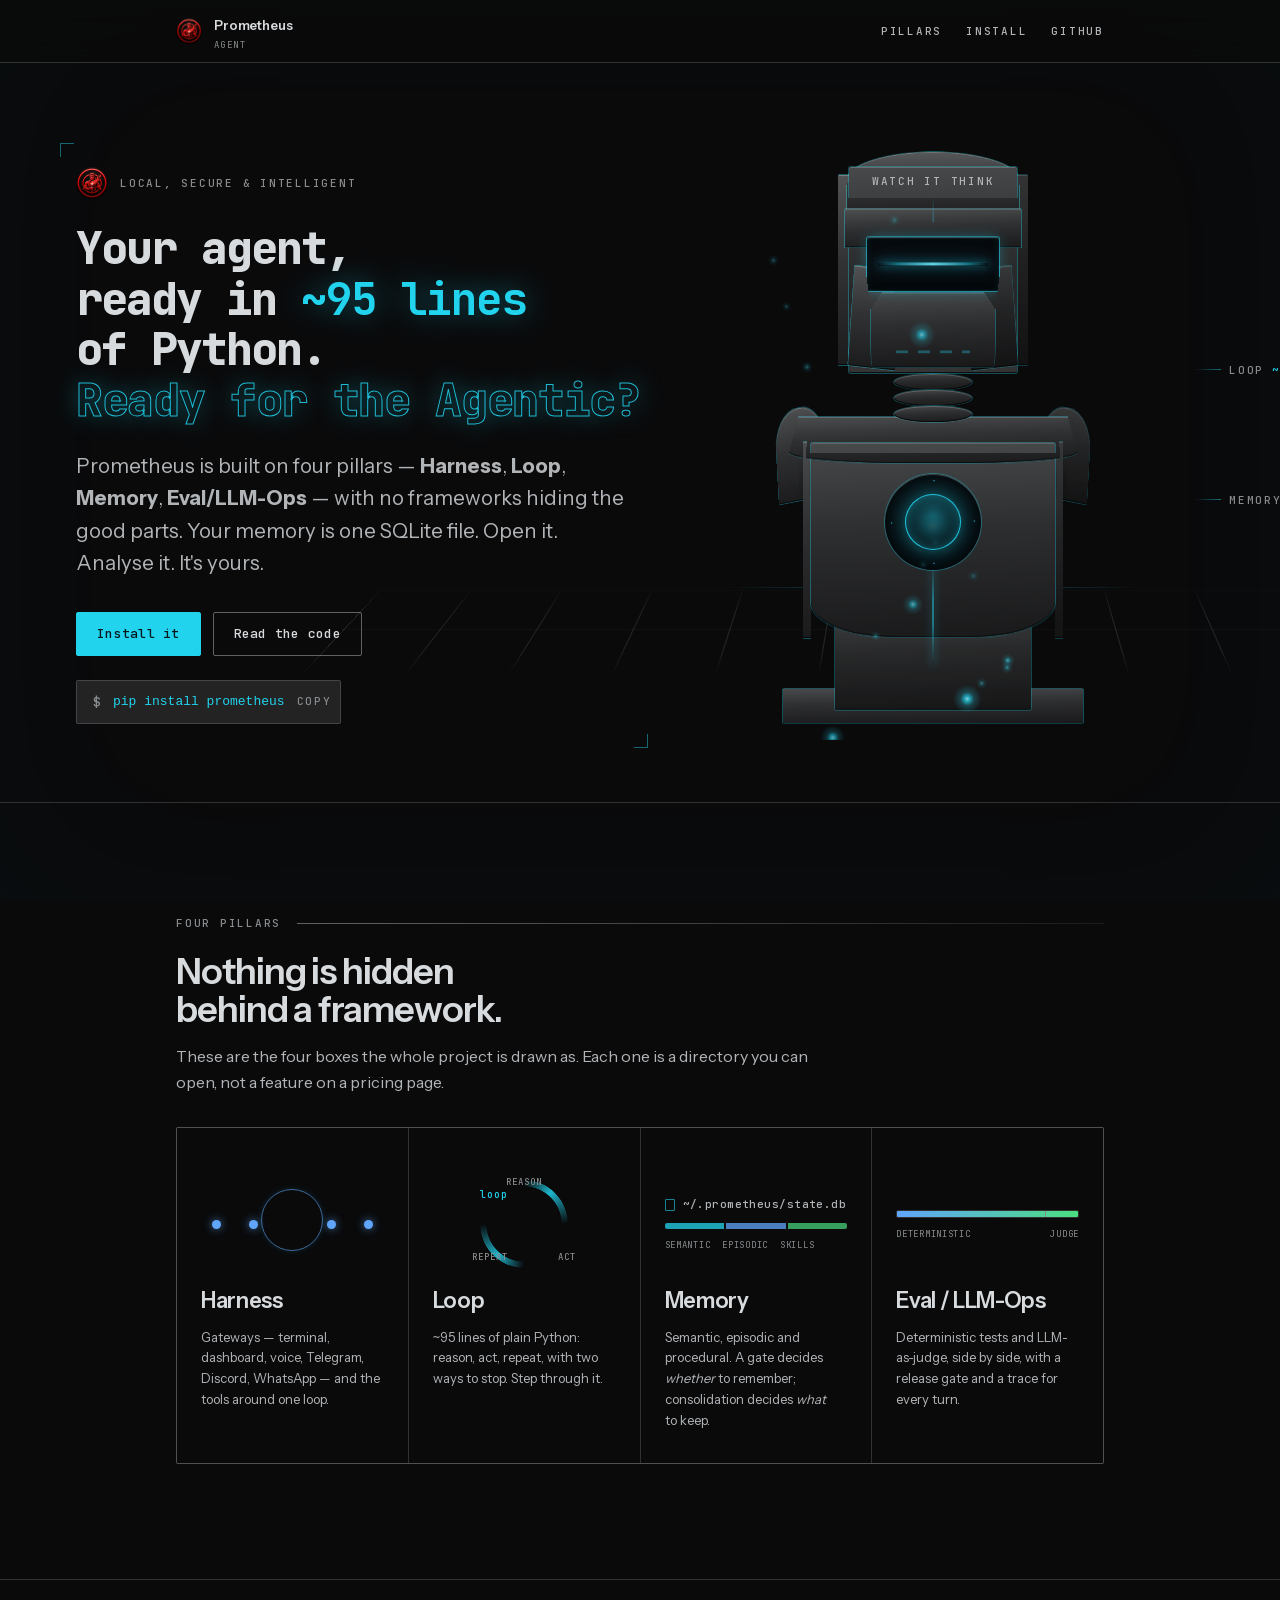
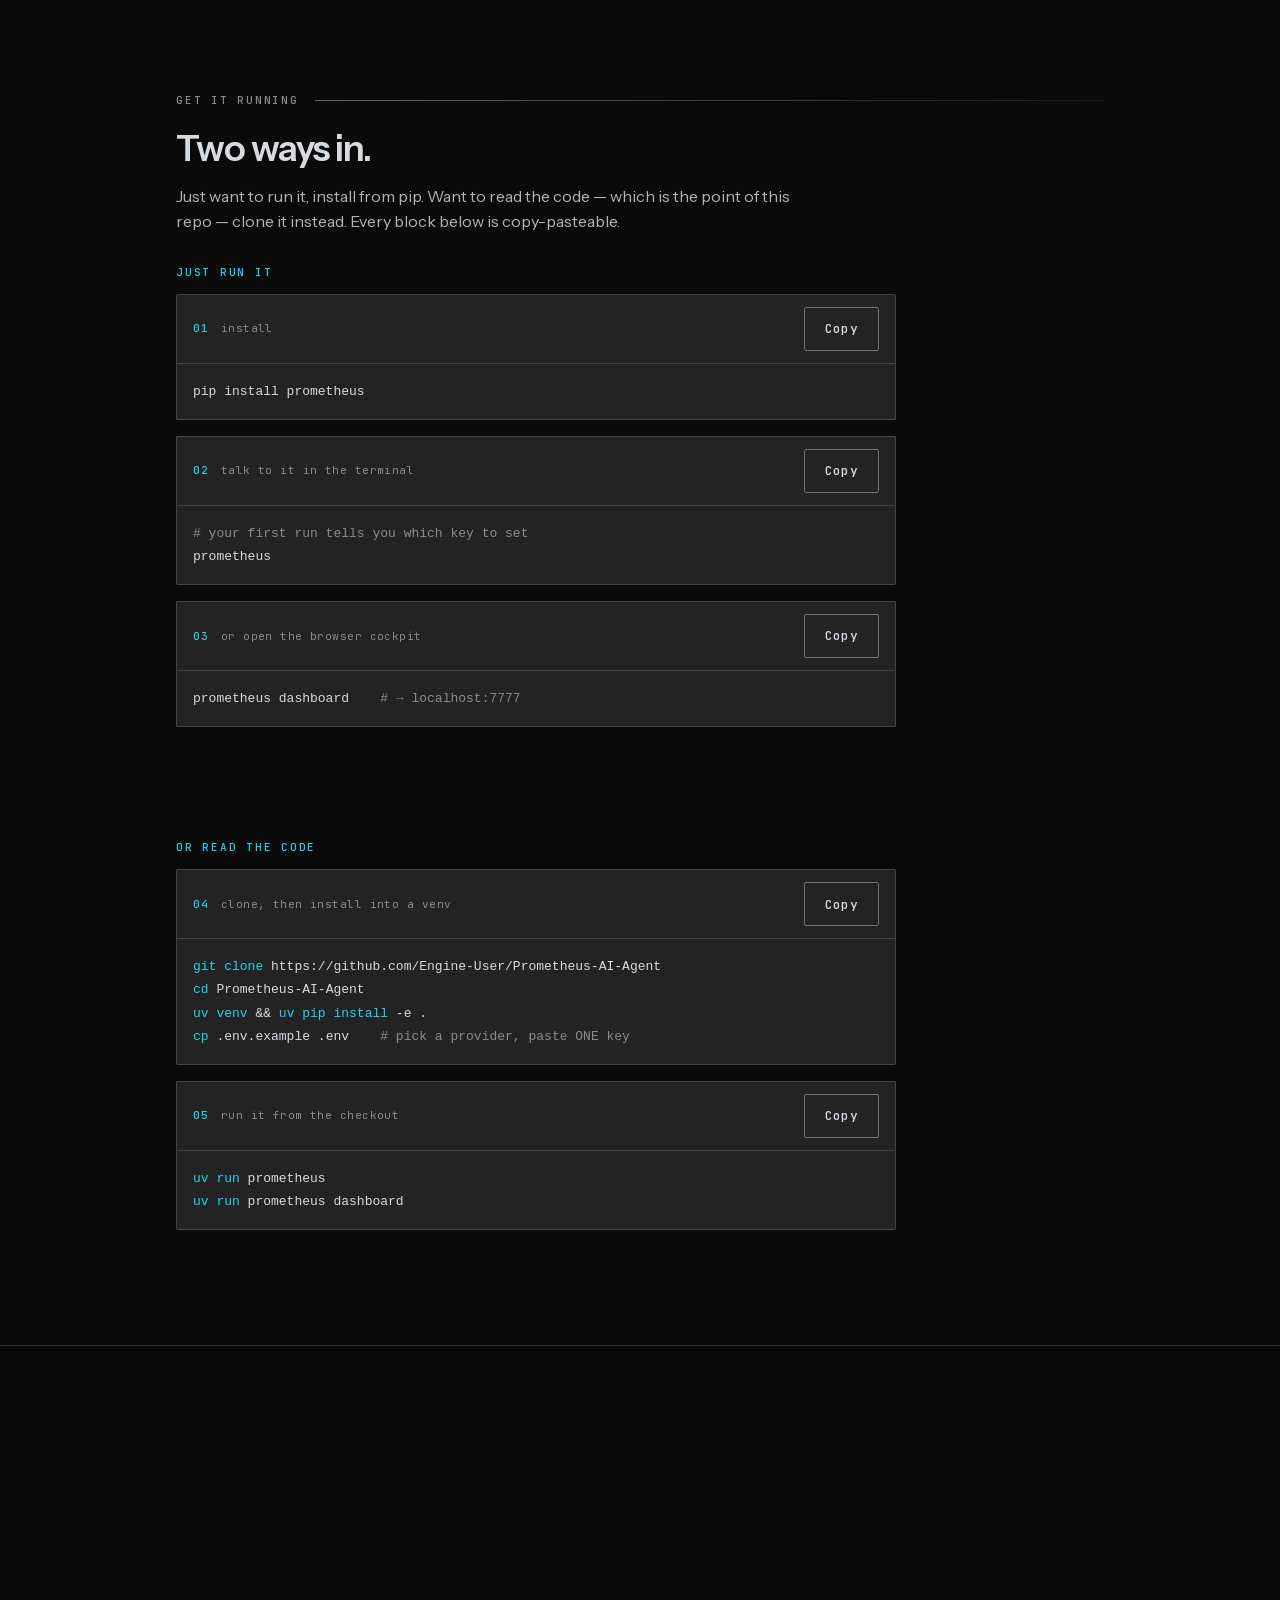
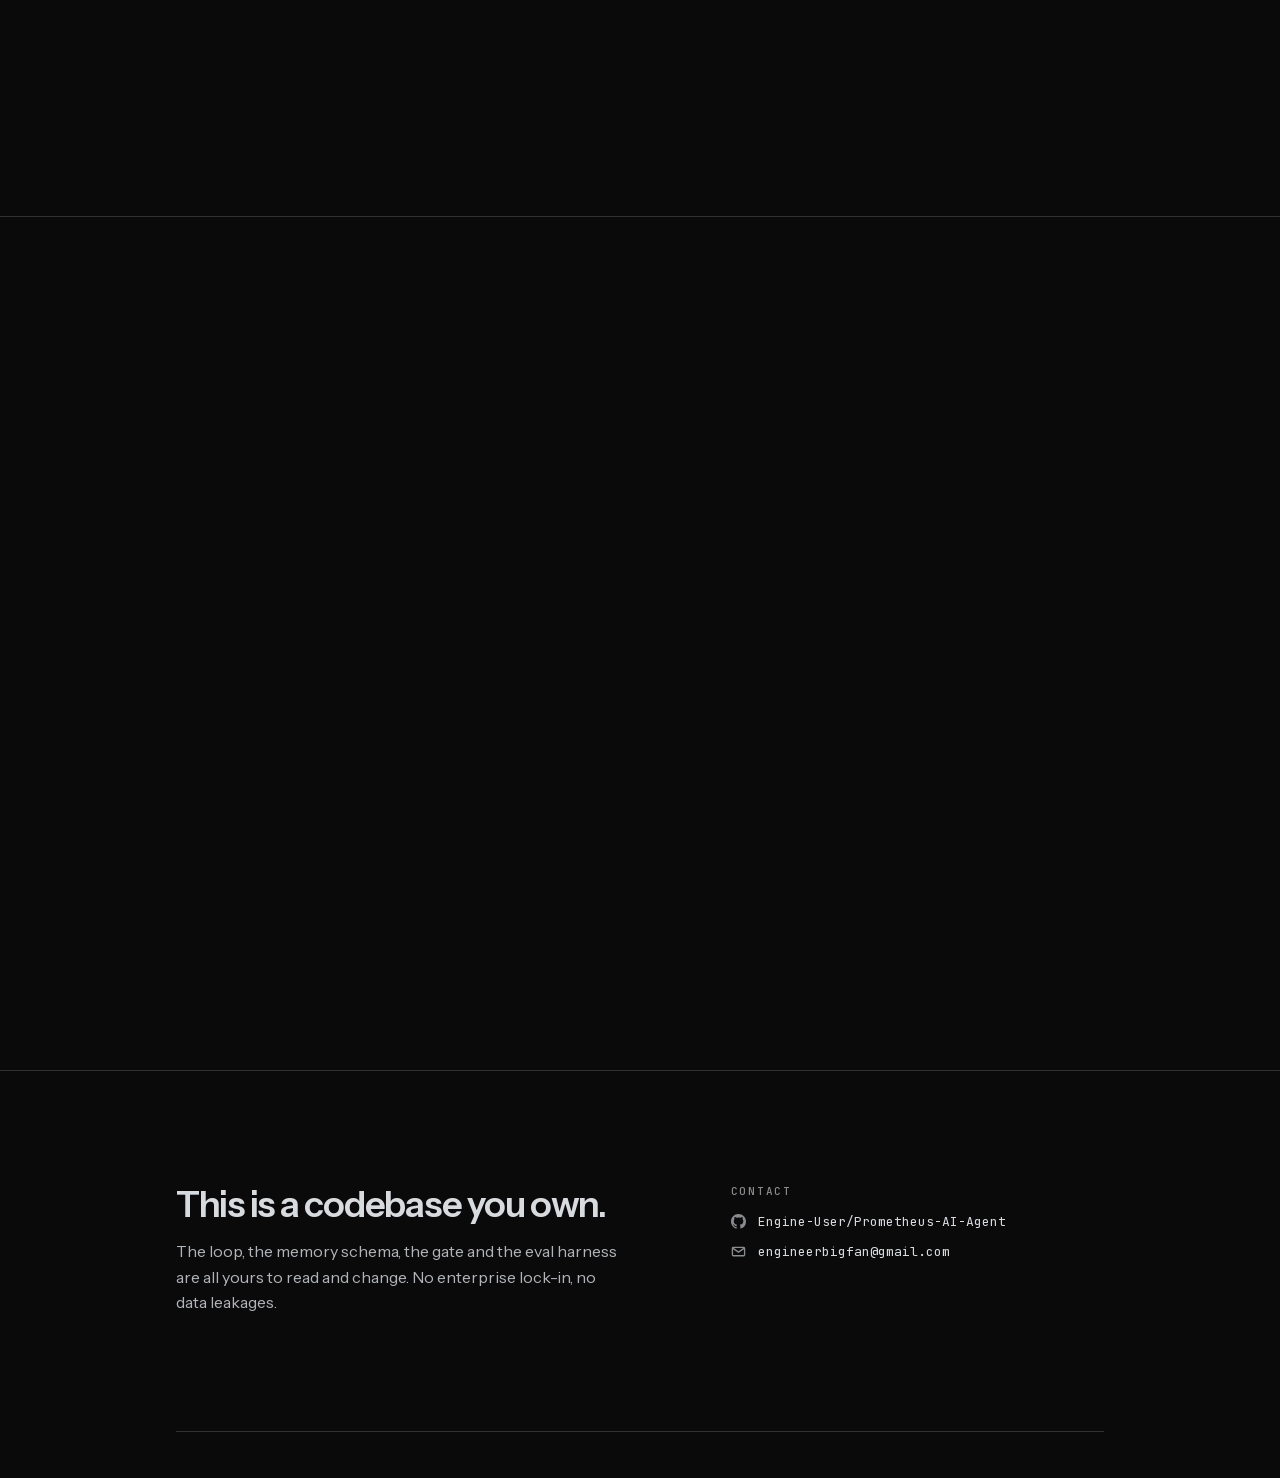
<file: localclawagent/index.html>
<!doctype html>
<html lang="en">

<head>
  <meta charset="utf-8">
  <meta name="viewport" content="width=device-width, initial-scale=1">
  <title>Prometheus Agent — a local-first personal assistant you can read end to end</title>
  <meta name="description"
    content="Prometheus is a local-first personal assistant built on four pillars — Harness, Loop, Memory, Eval/LLM-Ops. Your memory is one SQLite file. Open it, read it, it's yours.">
  <meta name="color-scheme" content="dark">
  <meta name="theme-color" content="#0a0a0b">

  <meta property="og:type" content="website">
  <meta property="og:title" content="Prometheus Agent">
  <meta property="og:description"
    content="A local-first personal assistant with the good parts showing. The loop is ~95 lines of plain Python. Your memory is one SQLite file.">
  <meta property="og:url" content="https://engine-user.github.io/Prometheus-AI-Agent/">

  <link rel="icon" type="image/png" sizes="32x32" href="assets/prometheus-mark-32.png">
  <link rel="apple-touch-icon" href="assets/prometheus-mark-64.png">

  <link rel="preload" href="assets/fonts/InstrumentSans-var.woff2" as="font" type="font/woff2" crossorigin>
  <link rel="preload" href="assets/fonts/JetBrainsMono-var.woff2" as="font" type="font/woff2" crossorigin>
  <link rel="stylesheet" href="css/fonts.css">
  <link rel="stylesheet" href="css/tokens.css">
  <link rel="stylesheet" href="css/base.css">
  <link rel="stylesheet" href="css/chrome.css">
  <link rel="stylesheet" href="css/hero.css">
  <link rel="stylesheet" href="css/android.css">
  <link rel="stylesheet" href="css/sections.css">
  <script>document.documentElement.classList.add("js");</script>
</head>

<body>
  <a class="skip" href="#main">Skip to content</a>

  <header class="masthead">
    <div class="shell masthead__inner">
      <a class="brand" href="#top">
        <img src="assets/prometheus-mark-64.png" alt="" width="26" height="26">
        <span>
          <span class="brand__name">Prometheus</span>
          <span class="brand__sub">Agent</span>
        </span>
      </a>
      <nav class="masthead__nav" aria-label="Primary">
        <a href="#pillars" data-optional>Pillars</a>
        <a href="#install">Install</a>
        <a href="https://github.com/Engine-User/Prometheus-AI-Agent" rel="noopener">GitHub</a>
      </nav>
    </div>
  </header>

  <main id="main">

    <!-- ── HERO ──────────────────────────────────────────────────────────── -->
    <section class="hero" id="top">
      <div class="shell hero__grid">

        <div class="hero__copy">
          <div class="hero__mark">
            <img src="assets/prometheus-mark-64.png" alt="" width="32" height="32">
            <span class="label">Local, Secure & Intelligent</span>
          </div>

          <h1 class="hero__title">
            <span class="ln">Your agent,</span>
            <span class="ln">ready in <b class="tick">~95 lines</b></span>
            <span class="ln">of Python.</span>
            <span class="ln stamp">Ready for the Agentic?</span>
          </h1>

          <p class="lead hero__lead">
            Prometheus is built on four pillars — <strong>Harness</strong>,
            <strong>Loop</strong>, <strong>Memory</strong>, <strong>Eval/LLM-Ops</strong> —
            with no frameworks hiding the good parts. Your memory is one SQLite file.
            Open it. Analyse it. It's yours.
          </p>

          <div class="hero__actions">
            <a class="btn btn--primary" href="#install">Install it</a>
            <a class="btn btn--ghost" href="https://github.com/Engine-User/Prometheus-AI-Agent" rel="noopener">
              Read the code
            </a>
          </div>

          <button class="install" type="button" data-copy="pip install prometheus">
            <span class="install__prompt" aria-hidden="true">$</span>
            <code>pip install prometheus</code>
            <span class="install__state" data-copy-state>copy</span>
          </button>
        </div>

        <!-- ── the stage ────────────────────────────────────────────────── -->
        <div class="stage">
          <div class="stage__horizon" aria-hidden="true"></div>
          <div class="stage__floor" aria-hidden="true"></div>

          <div class="stage__rig">
            <!--
            THE RIG. 23 plates, each positioned by six custom properties that
            css/android.css composes into one transform. Drawn back to front.
            Decorative only: the figure is aria-hidden and every fact it
            carries is also present as text in the callouts below and in the
            four pillar cards further down the page. Nothing here is the only
            place a piece of information exists.
          -->
            <div class="rig" data-rig aria-hidden="true">
              <div class="rig__body">

                <i class="plate p-crown"></i>
                <i class="plate p-skull-r"></i>
                <i class="plate p-skull-l"></i>
                <i class="plate plate--edge p-cranium"></i>

                <i class="plate p-rib-r"></i>
                <i class="plate p-rib-l"></i>
                <i class="plate p-clavicle"></i>
                <i class="plate p-shoulder-r"></i>
                <i class="plate p-shoulder-l"></i>
                <i class="plate p-chest"></i>
                <i class="plate p-abdomen"></i>
                <i class="plate p-plinth"></i>
                <i class="plate p-sternum"></i>
                <i class="plate p-core"></i>

                <i class="plate p-neck"></i>
                <i class="plate p-neck p-neck--2"></i>
                <i class="plate p-neck p-neck--3"></i>

                <i class="plate p-jaw"></i>
                <i class="plate p-hinge-r"></i>
                <i class="plate p-hinge-l"></i>
                <i class="plate p-cheek-r"></i>
                <i class="plate p-cheek-l"></i>
                <i class="plate p-brow"></i>
                <i class="plate p-visor"></i>

                <i class="rig__shadow"></i>
              </div>
            </div>
          </div>

          <canvas class="stage__packets" data-packets aria-hidden="true"></canvas>

          <p class="callout callout--watch"><span>watch it think</span></p>
          <p class="callout callout--loop"><span>loop</span> <b>~95 lines</b></p>
          <p class="callout callout--core"><span>memory</span> <b>state.db</b></p>
        </div>
      </div>
    </section>

    <!-- ── PILLARS ──────────────────────────────────────────────────────── -->
    <section class="section section--rule" id="pillars">
      <div class="shell">
        <p class="eyebrow label">Four pillars</p>
        <h2 class="h2">Nothing is hidden behind a framework.</h2>
        <p class="prose" style="margin-top:var(--space-4); margin-bottom:var(--space-8)">
          These are the four boxes the whole project is drawn as. Each one is a
          directory you can open, not a feature on a pricing page.
        </p>

        <div class="pillars" data-reveal>
          <article class="pillar">
            <div class="pillar__viz viz-harness" aria-hidden="true">
              <i class="viz-harness__node"></i>
              <i class="viz-harness__node"></i>
              <i class="viz-harness__node"></i>
              <i class="viz-harness__node"></i>
              <i class="viz-harness__ring"></i>
            </div>
            <h3 class="pillar__h h3">Harness</h3>
            <p class="pillar__p">
              Gateways — terminal, dashboard, voice, Telegram, Discord, WhatsApp —
              and the tools around one loop.
            </p>
          </article>

          <article class="pillar">
            <div class="pillar__viz viz-loop" aria-hidden="true">
              <div class="viz-loop__track">
                <span class="viz-loop__stop viz-loop__stop--a">reason</span>
                <span class="viz-loop__stop viz-loop__stop--b">act</span>
                <span class="viz-loop__stop viz-loop__stop--c">repeat</span>
                <span class="viz-loop__core">loop</span>
              </div>
            </div>
            <h3 class="pillar__h h3">Loop</h3>
            <p class="pillar__p">
              ~95 lines of plain Python: reason, act, repeat, with two ways to stop.
              Step through it.
            </p>
          </article>

          <article class="pillar">
            <div class="pillar__viz viz-memory" aria-hidden="true">
              <span class="viz-memory__file">~/.prometheus/state.db</span>
              <span class="viz-memory__bar"><i></i><i></i><i></i></span>
              <span class="viz-memory__key">
                <span>semantic</span><span>episodic</span><span>skills</span>
              </span>
            </div>
            <h3 class="pillar__h h3">Memory</h3>
            <p class="pillar__p">
              Semantic, episodic and procedural. A gate decides <em>whether</em> to
              remember; consolidation decides <em>what</em> to keep.
            </p>
          </article>

          <article class="pillar">
            <div class="pillar__viz viz-eval" aria-hidden="true">
              <span class="viz-eval__meter"><span class="viz-eval__fill"></span></span>
              <span class="viz-eval__key"><span>deterministic</span><span>judge</span></span>
            </div>
            <h3 class="pillar__h h3">Eval / LLM-Ops</h3>
            <p class="pillar__p">
              Deterministic tests and LLM-as-judge, side by side, with a release
              gate and a trace for every turn.
            </p>
          </article>
        </div>
      </div>
    </section>

    <!-- ── INSTALL ──────────────────────────────────────────────────────── -->
    <section class="section section--rule" id="install">
      <div class="shell">
        <p class="eyebrow label">Get it running</p>
        <h2 class="h2">Two ways in.</h2>
        <p class="prose" style="margin-top:var(--space-4); margin-bottom:var(--space-8)">
          Just want to run it, install from pip. Want to read the code — which is
          the point of this repo — clone it instead. Every block below is
          copy-pasteable.
        </p>

        <h3 class="label label--accent" style="margin-bottom:var(--space-4)">Just run it</h3>
        <div class="steps" data-reveal>
          <div class="step">
            <div class="step__head">
              <span class="step__n">01</span>
              <span class="step__what">install</span>
              <button class="btn btn--ghost" type="button" data-copy="pip install prometheus">Copy</button>
            </div>
            <div class="step__code">
              <pre><code>pip install prometheus</code></pre>
            </div>
          </div>

          <div class="step">
            <div class="step__head">
              <span class="step__n">02</span>
              <span class="step__what">talk to it in the terminal</span>
              <button class="btn btn--ghost" type="button" data-copy="prometheus">Copy</button>
            </div>
            <div class="step__code">
              <pre><code><span class="m"># your first run tells you which key to set</span>
prometheus</code></pre>
            </div>
          </div>

          <div class="step">
            <div class="step__head">
              <span class="step__n">03</span>
              <span class="step__what">or open the browser cockpit</span>
              <button class="btn btn--ghost" type="button" data-copy="prometheus dashboard">Copy</button>
            </div>
            <div class="step__code">
              <pre><code>prometheus dashboard    <span class="m"># → localhost:7777</span></code></pre>
            </div>
          </div>
        </div>

        <h3 class="label label--accent" style="margin: var(--section-y) 0 var(--space-4)">Or read the code</h3>
        <div class="steps" data-reveal>
          <div class="step">
            <div class="step__head">
              <span class="step__n">04</span>
              <span class="step__what">clone, then install into a venv</span>
              <button class="btn btn--ghost" type="button"
                data-copy="git clone https://github.com/Engine-User/Prometheus-AI-Agent &amp;&amp; cd Prometheus-AI-Agent&#10;uv venv &amp;&amp; uv pip install -e .&#10;cp .env.example .env">Copy</button>
            </div>
            <div class="step__code">
              <pre><code><span class="c">git clone</span> https://github.com/Engine-User/Prometheus-AI-Agent
<span class="c">cd</span> Prometheus-AI-Agent
<span class="c">uv venv</span> &amp;&amp; <span class="c">uv pip install</span> -e .
<span class="c">cp</span> .env.example .env    <span class="m"># pick a provider, paste ONE key</span></code></pre>
            </div>
          </div>

          <div class="step">
            <div class="step__head">
              <span class="step__n">05</span>
              <span class="step__what">run it from the checkout</span>
              <button class="btn btn--ghost" type="button" data-copy="uv run prometheus dashboard">Copy</button>
            </div>
            <div class="step__code">
              <pre><code><span class="c">uv run</span> prometheus
<span class="c">uv run</span> prometheus dashboard</code></pre>
            </div>
          </div>
        </div>
      </div>
    </section>

    <!-- ── PROVIDERS ────────────────────────────────────────────────────── -->
    <section class="section section--rule">
      <div class="shell">
        <p class="eyebrow label">Use the model you already pay for</p>
        <h2 class="h2">One key. Ten providers.</h2>
        <p class="prose" style="margin-top:var(--space-4); margin-bottom:var(--space-6)">
          Set <code style="font-family:var(--face-mono); color:var(--accent-fg)">PROMETHEUS_PROVIDER</code>
          and paste the key. One dialect in the loop; a ~60-line adapter handles the rest.
        </p>
        <div class="providers" data-reveal>
          <span class="chip"><img src="assets/logos/anthropic.svg" alt="" width="16" height="16">Anthropic</span>
          <span class="chip"><img src="assets/logos/openai.svg" alt="" width="16" height="16">OpenAI</span>
          <span class="chip"><img src="assets/logos/gemini.svg" alt="" width="16" height="16">Gemini</span>
          <span class="chip"><img src="assets/logos/deepseek.svg" alt="" width="16" height="16">DeepSeek</span>
          <span class="chip"><img src="assets/logos/minimax.svg" alt="" width="16" height="16">MiniMax</span>
          <span class="chip"><img src="assets/logos/kimi.svg" alt="" width="16" height="16">Kimi</span>
          <span class="chip"><img src="assets/logos/glm.svg" alt="" width="16" height="16">GLM</span>
          <span class="chip"><img src="assets/logos/openrouter.svg" alt="" width="16" height="16">OpenRouter</span>
          <span class="chip"><img src="assets/logos/opencode_zen.svg" alt="" width="16" height="16">OpenCode Zen</span>
          <span class="chip"><img src="assets/logos/opencode_go.svg" alt="" width="16" height="16">OpenCode Go</span>
        </div>
      </div>
    </section>

    <!-- ── DOCS ─────────────────────────────────────────────────────────── -->
    <section class="section section--rule">
      <div class="shell">
        <p class="eyebrow label">Docs, in the order to read them</p>
        <h2 class="h2">New here? Start at the top.</h2>
        <nav class="docs" style="margin-top:var(--space-8)" aria-label="Documentation">
          <a class="doc" href="https://github.com/Engine-User/Prometheus-AI-Agent/blob/main/docs/getting-started.md"
            rel="noopener">
            <span>
              <span class="doc__name">Getting started</span>
              <span class="doc__for">Installing, the first run, connecting Prometheus Memory — with a check at the end
                of every step.</span>
            </span>
            <span class="doc__go" aria-hidden="true">→</span>
          </a>
          <a class="doc" href="https://github.com/Engine-User/Prometheus-AI-Agent/blob/main/docs/tour.md"
            rel="noopener">
            <span>
              <span class="doc__name">The tour</span>
              <span class="doc__for">The dashboard, things to try, the loop itself, graph workflows and skills.</span>
            </span>
            <span class="doc__go" aria-hidden="true">→</span>
          </a>
          <a class="doc" href="https://github.com/Engine-User/Prometheus-AI-Agent/blob/main/docs/architecture.md"
            rel="noopener">
            <span>
              <span class="doc__name">Architecture</span>
              <span class="doc__for">Every box on the whiteboard, and the file behind it.</span>
            </span>
            <span class="doc__go" aria-hidden="true">→</span>
          </a>
          <a class="doc" href="https://github.com/Engine-User/Prometheus-AI-Agent/blob/main/docs/evals.md"
            rel="noopener">
            <span>
              <span class="doc__name">Evals &amp; tracing</span>
              <span class="doc__for">The two kinds of eval, the Docker tier, the release gate, traces and spend.</span>
            </span>
            <span class="doc__go" aria-hidden="true">→</span>
          </a>
          <a class="doc" href="https://github.com/Engine-User/Prometheus-AI-Agent/blob/main/docs/roadmap.md"
            rel="noopener">
            <span>
              <span class="doc__name">Roadmap</span>
              <span class="doc__for">What is live, what is still a skeleton, and the upgrade paths.</span>
            </span>
            <span class="doc__go" aria-hidden="true">→</span>
          </a>
        </nav>
      </div>
    </section>
  </main>

  <!-- ── CONTACT ───────────────────────────────────────────────────────── -->
  <footer class="foot">
    <div class="shell">
      <div class="foot__grid">
        <div>
          <h2 class="foot__title">This is a codebase you own.</h2>
          <p class="foot__note">
            The loop, the memory schema, the gate and the eval harness are all
            yours to read and change. No enterprise lock-in, no data leakages.
          </p>
        </div>

        <div class="foot__col">
          <span class="label">Contact</span>
          <div class="foot__list">
            <a href="https://github.com/Engine-User/Prometheus-AI-Agent" rel="noopener">
              <svg viewBox="0 0 16 16" fill="currentColor" aria-hidden="true">
                <path
                  d="M8 0C3.58 0 0 3.58 0 8c0 3.54 2.29 6.53 5.47 7.59.4.07.55-.17.55-.38 0-.19-.01-.82-.01-1.49-2.01.37-2.53-.49-2.69-.94-.09-.23-.48-.94-.82-1.13-.28-.15-.68-.52-.01-.53.63-.01 1.08.58 1.23.82.72 1.21 1.87.87 2.33.66.07-.52.28-.87.51-1.07-1.78-.2-3.64-.89-3.64-3.95 0-.87.31-1.59.82-2.15-.08-.2-.36-1.02.08-2.12 0 0 .67-.21 2.2.82a7.4 7.4 0 0 1 2-.27c.68 0 1.36.09 2 .27 1.53-1.04 2.2-.82 2.2-.82.44 1.1.16 1.92.08 2.12.51.56.82 1.27.82 2.15 0 3.07-1.87 3.75-3.65 3.95.29.25.54.73.54 1.48 0 1.07-.01 1.93-.01 2.2 0 .21.15.46.55.38A8.01 8.01 0 0 0 16 8c0-4.42-3.58-8-8-8Z" />
              </svg>
              Engine-User/Prometheus-AI-Agent
            </a>
            <a href="mailto:engineerbigfan@gmail.com">
              <svg viewBox="0 0 16 16" fill="none" stroke="currentColor" stroke-width="1.4" aria-hidden="true">
                <rect x="1.5" y="3.5" width="13" height="9" rx="1" />
                <path d="m1.8 4.4 6.2 4.3 6.2-4.3" />
              </svg>
              engineerbigfan@gmail.com
            </a>
          </div>
        </div>
      </div>

      <div class="foot__rule">
      </div>
    </div>
  </footer>

  <script src="js/packets.js" defer></script>
  <script src="js/site.js" defer></script>
</body>

</html>
</file>
<file: localclawagent/css/fonts.css>
/* ─────────────────────────────────────────────────────────────────────────────
   The two faces this site uses, served from assets/fonts. Nothing is fetched
   from anywhere — no Google Fonts link, no CDN, no @import. The woff2 files are
   the same Instrument Sans and JetBrains Mono the Prometheus dashboard already
   ships, copied out of prometheus/ops/static/fonts with their OFL licences
   beside them. Reusing them is the point: a landing page that set its own face
   would not look like the product it is selling.

   Playfair Display SC is vendored next to them in the source tree and is NOT
   copied here. A serif belongs to the product's own landing page, which is
   gone from the checkout. Nothing here is set in it.

   --font-* names are kept as the source spells them because tokens.css reads
   these variables, and one rename in one file is cheaper than a rename in two.
   ───────────────────────────────────────────────────────────────────────────── */

@font-face {
  font-family: "Instrument Sans";
  font-style: normal;
  font-weight: 400 700;
  font-display: swap;
  src: url(../assets/fonts/InstrumentSans-var.woff2) format("woff2");
}

@font-face {
  font-family: "JetBrains Mono";
  font-style: normal;
  font-weight: 100 800;
  font-display: swap;
  src: url(../assets/fonts/JetBrainsMono-var.woff2) format("woff2");
}

:root {
  --font-instrument-sans: "Instrument Sans";
  --font-jetbrains-mono: "JetBrains Mono";
}
</file>
<file: localclawagent/css/tokens.css>
/* ─────────────────────────────────────────────────────────────────────────────
   THE TOKEN LAYER for the Prometheus landing page.

   Every colour, length and duration on this site is declared here and nowhere
   else. The values are not invented: they are the DARK block of
   agent-main/prometheus/ops/static/design/tokens.css, copied at the values that
   block settled after they were measured against #0A0A0B. #0A0A0B is this
   site's ground for the same reason it is the dashboard's — a product page that
   is not the colour of its product is a poster for it.

   ONE DEVIATION, and it is deliberate. The source system rules that
   box-shadow never appears: separation is done with rules, a card gets a
   border, and a shadow is not how anything is told apart. That rule is kept
   here for separation. What is added below is a separate thing it does not
   cover — MATERIAL, which is how a surface is lit, not how it is ranked.

   The distinction is the whole reason this page can look dimensional without
   breaking the house style:

     elevation  "which of these two things is in front"     → a hairline rule
     material   "where does the light fall on this surface"  → a gradient + inset

   A lifted card here has a border and no shadow, exactly as the product
   specifies. The android in the hero is not a lifted card — it is a machined
   object, and a machined object has a top edge that catches the light and a
   bottom edge that does not. Nothing in the card system is allowed to reach
   into --material-* to get that for free.
   ───────────────────────────────────────────────────────────────────────────── */

:root {
  color-scheme: dark;

  /* ── colour ──────────────────────────────────────────────────────────────
     The dark block, verbatim. --text-muted lands at 8.56:1 and --text-faint
     at 4.59:1 on this ground; the twelve-pixel mono labels this page is full
     of are text, not large text, so they are held to the 4.5:1 floor and the
     floor is why --text-faint is this light rather than a nicer-looking grey.
     ──────────────────────────────────────────────────────────────────────── */
  --surface-bg: #0a0a0b;
  --text-ink: #d7dbde;

  --surface-paper: color-mix(in srgb, var(--text-ink) 4%, var(--surface-bg));
  --surface-raised: color-mix(in srgb, var(--text-ink) 8%, var(--surface-bg));
  --surface-sunk: color-mix(in srgb, var(--text-ink) 12%, var(--surface-bg));

  --rule: color-mix(in srgb, var(--text-ink) 19%, transparent);
  --rule-hard: color-mix(in srgb, var(--text-ink) 42%, transparent);

  --text-muted: color-mix(in srgb, var(--text-ink) 82%, var(--surface-bg));
  --text-faint: color-mix(in srgb, var(--text-ink) 62%, var(--surface-bg));

  --accent: #22d3ee;      /* neon cyan — fill, borders, focus ring */
  --accent-fg: #22d3ee;   /* the same hue read as text — 10.9:1 */
  --accent-hover: #67e8f9;
  --accent-active: #0fb8ce;
  --accent-ink: #06181c;  /* ink placed ON a cyan fill */

  --info: #60a5fa;        /* neon blue — 7.8:1 */
  --ok: #4ade80;          /* neon green — 11.4:1 */
  --warn: #fbbf24;        /* amber: a warning is its own role, not "info" */
  --bad: #f87171;         /* neon red — 7.2:1 */

  --scrollbar-thumb: color-mix(in srgb, var(--text-ink) 25%, transparent);

  /* ── material · machined metal ───────────────────────────────────────────
     The android's shell. Three stacked stops, top-lit: a near-black crown, a
     graphite body, and a floor darker than the body so the panel has a bottom
     edge to lose light at. Paired with --material-lip, which is the single
     hairline of light along the top edge — the specular. Drop the lip and the
     gradient still reads as a flat rectangle; that one pixel is what makes it
     read as a plate with a thickness.

     The stops are derived from --text-ink so the metal belongs to the palette
     and cannot drift away from it. ─────────────────────────────────────────── */
  /* These three were 20 / 11 / 4 and the whole figure read flat. The cause is
     not the spread — it is that at 11% of a light ink over #0A0A0B the plate is
     already at #141416, so brightness(0.78) and brightness(1.24) both land on
     near-black and the --lit lighting rig has nothing to light. A multiplier
     can only separate two values that differ. In real graphite the shadow side
     is visibly darker than the lit side, which is the only reason the eye reads
     a 3D solid rather than a shape with a gradient on it. */
  --metal-crown: color-mix(in srgb, var(--text-ink) 30%, var(--surface-bg));
  --metal-body: color-mix(in srgb, var(--text-ink) 17%, var(--surface-bg));
  --metal-floor: color-mix(in srgb, var(--text-ink) 7%, var(--surface-bg));
  --material-metal: linear-gradient(
    178deg,
    var(--metal-crown) 0%,
    var(--metal-body) 44%,
    var(--metal-floor) 100%
  );

  /* Ambient occlusion under a raised edge, and the specular lip on it. Both
     inset, both hairline, both the width of the rule. */
  --material-lip: inset 0 1px 0 color-mix(in srgb, var(--text-ink) 24%, transparent);
  --material-occlude: inset 0 -1px 0 rgb(0 0 0 / 0.72);

  /* Contact shadow. This one is NOT inset and NOT a card elevation — it is the
     dark an object drops onto a floor it is standing above. Only the hero rig
     and the pillar plinths are allowed to use it. */
  --material-contact: 0 24px 48px -24px rgb(0 0 0 / 0.95);

  /* ── material · emissive seam ───────────────────────────────────────────
     A gap between two plates, with light coming out of it. Three parts: the
     hairline that is the gap itself, a tight bloom around it, and a spill
     onto the metal behind. --emissive-rest is the unlit state — a seam seen
     with the machine off — which is what the hero sits at until the first
     packet arrives, so the ignition is a state change rather than decoration
     that was already on.

     Intensity is a token because the seam appears at three strengths on this
     page (rest / live / hover) and writing the triple three times is how three
     strengths turn into three unrelated looks. ─────────────────────────────── */
  --emissive-rest: 0 0 0 1px color-mix(in srgb, var(--accent) 34%, transparent);
  --emissive-live: 0 0 0 1px color-mix(in srgb, var(--accent) 55%, transparent),
    0 0 14px -2px color-mix(in srgb, var(--accent) 45%, transparent),
    inset 0 0 10px -4px color-mix(in srgb, var(--accent) 40%, transparent);
  --emissive-hot: 0 0 0 1px color-mix(in srgb, var(--accent) 90%, transparent),
    0 0 26px -2px color-mix(in srgb, var(--accent) 70%, transparent),
    inset 0 0 14px -2px color-mix(in srgb, var(--accent) 60%, transparent);

  /* The four elevations of light the page uses, on a plate standing above its
     background. Derived so a plate in a dark section and a plate in a lighter
     one are the same object. */
  --emissive-lift-1: 0 0 10px -4px color-mix(in srgb, var(--accent) 40%, transparent);
  --emissive-lift-2: 0 0 22px -6px color-mix(in srgb, var(--accent) 50%, transparent);
  --emissive-lift-3: 0 0 44px -10px color-mix(in srgb, var(--accent) 60%, transparent);

  /* ── depth ───────────────────────────────────────────────────────────────
     One perspective for the whole page, on the ancestor of the 3D rig. Every
     plane inside therefore shares a vanishing point, which is what stops a
     CSS scene from looking like a stack of separately-rotated cards instead
     of one object in one room.

     1400px was picked by eye against the rig at 1440 and 390: shallower than
     900 and the torso's rotateX flattens into a decal; deeper than 1800 and
     the head separates from the shoulders and the figure stops reading as a
     body. --depth-exit is the floor the rig lifts to on hover — a centimetre,
     enough to catch a moving highlight, not enough to look like it floats off. */
  --depth-perspective: 1400px;
  --depth-exit: -14px;

  /* ── type ────────────────────────────────────────────────────────────────
     The source system's three faces, of which this page uses two: --face-sans
     for everything a person reads, --face-mono for labels, telemetry and every
     command. --face-display is declared so it resolves to the same fallback
     chain the product declares, and nothing on this page sets in it.

     --tracking-label at .16em is carried over untouched and it does the work
     of the whole hacker register on this page: an uppercase mono micro-label
     is the product's own signature, so the telemetry around the hero reads as
     this project's voice rather than as a borrowed sci-fi film. */
  --face-sans: var(--font-instrument-sans), "Helvetica Neue", Arial, sans-serif;
  --face-mono: var(--font-jetbrains-mono), ui-monospace, SFMono-Regular, Menlo, monospace;
  --tracking-label: 0.16em;

  /* The one scale, in a 4px-derived ramp. Display is set in --face-sans at a
     heavy weight with a NEGATIVE tracking, tightened rather than tracked out:
     a tracked-out display face is the single most reliable way to make a
     landing page look generated. */
  --t-micro: 0.6875rem;   /* 11px — the telemetry label */
  --t-small: 0.8125rem;   /* 13px — secondary prose, captions */
  --t-body: 1rem;         /* 16px — reading size */
  --t-lead: clamp(1.0625rem, 0.4vw + 0.95rem, 1.3125rem);
  --t-h3: clamp(1.125rem, 0.5vw + 1rem, 1.375rem);
  --t-h2: clamp(1.625rem, 2.2vw + 1.2rem, 2.75rem);
  /* Display is capped at 48px, and the cap is the whole reason it is a cap.
     The headline carries ~40 characters of real copy, which at 92px needed
     five lines and pushed both CTAs below the fold on a 900px viewport — a
     landing page whose install button is not visible has failed at the only
     job it has. 48px puts the same sentence in two lines inside a 500px
     column and leaves the buttons above the fold. Type size is a layout
     decision here, not a style preference. */
  --t-display: clamp(2rem, 3.2vw + 0.8rem, 3rem);
  --t-h2: clamp(1.5rem, 1.9vw + 1.05rem, 2.25rem);

  /* Display is MONO now, and 40px not 48px.
     The brief asked for a robotic face and there is exactly one to hand: the
     project's own JetBrains Mono, already vendored for this site, weight range
     100-800 so ExtraBold is available, and it is a face built for terminals and
     code. Using it costs zero bytes and zero requests; importing Orbitron or
     Exo 2 would cost a network round trip, a licence check and a fallback.

     Mono is 0.6em per character against a grotesque's ~0.5em, so the cap drops
     from 48px to 40px to keep the same four lines inside the copy column. It
     also needs MORE leading, not less — a mono line-height of 1.04 crowds the
     descenders, which is why h1 keeps 1.04 and this sets its own. */
  --t-display: clamp(1.5rem, 2.6vw + 0.7rem, 2.875rem);
  --leading-display: 1.14;

  /* ── spacing ─────────────────────────────────────────────────────────────
     The source system's single 4px base and its five named steps. 1, 5 and 7
     are deleted there on purpose and they stay deleted here: a retired step
     left declared is a step someone reaches for. */
  --spacing: 4px;
  --space-2: calc(var(--spacing) * 2);
  --space-3: calc(var(--spacing) * 3);
  --space-4: calc(var(--spacing) * 4);
  --space-6: calc(var(--spacing) * 6);
  --space-8: calc(var(--spacing) * 8);
  /* Section rhythm and the page's own outer padding are NOT on the 4px grid,
     and that is a decision rather than an oversight: a 96px section gap at a
     4px grid is 24 steps, and a page whose rhythm is legible as a list of
     multiples stops reading as a page. 104 and 88 are off-grid on purpose. */
  --section-y: clamp(72px, 9vw, 136px);
  --page-x: clamp(20px, 5vw, 56px);
  /* 1040, not 1180. At 1180 every prose section below the hero left a 340px
     gutter with nothing in it, which reads as a layout that failed rather than
     as one that chose space. The hero needs more than 1040 because a 500px
     figure and a readable copy column cannot share 928px, so it declares its
     own width. Deliberate asymmetry, not an inconsistency. */
  --page-max: 1040px;
  --hero-max: 1240px;

  /* ── shape ───────────────────────────────────────────────────────────────
     2px, carried over from the source system, which took it after reading it
     against 0, 6 and 12 and finding that this product does not round. It is
     the best decision available for this page and it is the one that makes
     the hero legible: hard machined corners are what separate a robot's plate
     from a rounded rectangle with a glow in it. A pill-shaped android is a
     toy, and this is a tool.

     --shape-circle and --shape-chip are the two exemptions and they are
     exempt because the shape carries the meaning — a chip is a value lifted
     out of a sentence, and round ends are what say so. */
  --radius: 2px;
  --shape-circle: 50%;
  --shape-chip: 999px;

  /* ── line and focus ────────────────────────────────────────────────────── */
  --rule-width: 1px;
  --focus-ring-width: 2px;
  --focus-ring-offset: 2px;

  /* ── technical drawing ────────────────────────────────────────────────
     Two registration marks — top-left and bottom-right, never all four. A
     four-corner frame is a certificate; two diagonal corners are how a
     technical drawing is registered against an origin, and the asymmetry is
     what stops it reading as a web-section border.
     14px is roughly the cap height of the 11px mono label, so the mark and the
     label it sits beside are the same size to the eye. */
  --mark-len: 14px;
  --mark-ink: color-mix(in srgb, var(--accent) 46%, transparent);
  --stroke-empty: rgba(0, 0, 0, 0);

  /* ── motion ──────────────────────────────────────────────────────────────
     The source system runs one duration at 0.18s and one curve, and it says
     motion is not a system there. It is a system HERE, because a page that has
     to read as a machine running needs three named states: a transition fast
     enough to feel mechanical, a choreographed entrance slow enough to be
     followed, and a long idle for the things that breathe.

     The idle is deliberately slow. Anything faster stops reading as a machine
     at rest and starts reading as a loading spinner. */
  --motion-fast: 0.18s;
  --motion-base: 0.34s;
  --motion-idle: 7.5s;
  --motion-ease: cubic-bezier(0.22, 0.61, 0.36, 1);
  --motion-enter: cubic-bezier(0.16, 1, 0.3, 1);

  /* ── stack ───────────────────────────────────────────────────────────────
     Four layers and no more. The hero canvas sits behind the hero's own text
     and above the page ground, which is the only place two layers have to be
     ordered against each other; the rest is a page that reads top to bottom. */
  --z-ground: 0;
  --z-stage: 1;
  --z-copy: 2;
  --z-header: 10;

  /* ── measure ─────────────────────────────────────────────────────────────
     58ch for left-aligned body, 40ch for centred, carried from the source
     system for the reason given there. */
  --measure: 58ch;
  --measure-narrow: 40ch;

  /* ── control ─────────────────────────────────────────────────────────────
     The 10/20 pair from the source system, off-grid on purpose there and
     off-grid here. A target has to be 44px: 10px of it is padding, so the
     control is 44 tall by declaration rather than by hope. */
  --control-pad-y: 10px;
  --control-pad-x: 20px;
  --control-min-h: 44px;
}
</file>
<file: localclawagent/css/base.css>
/* ─────────────────────────────────────────────────────────────────────────────
   Reset, page shell, and the handful of primitives every section shares.

   The ground is flat. There is no grid, no noise, no aurora and no gradient
   wash on the page behind the content — the one perspective grid on this site
   is the floor the hero's android stands on, in css/hero.css, because that
   grid is the room. A grid behind body copy would be a texture with no job.

   There is exactly ONE glass surface on this page: the sticky header. It is
   glass because content scrolls underneath it and the label has to stay
   readable while it does, which is a job and not a finish.
   ───────────────────────────────────────────────────────────────────────────── */

*,
*::before,
*::after {
  box-sizing: border-box;
}

html {
  -webkit-text-size-adjust: 100%;
  scrollbar-color: var(--scrollbar-thumb) var(--surface-bg);
}

body,
h1,
h2,
h3,
h4,
p,
figure,
blockquote,
dl,
dd,
ul,
ol {
  margin: 0;
}

ul[class],
ol[class] {
  padding: 0;
  list-style: none;
}

img,
svg,
canvas {
  display: block;
  max-width: 100%;
}

body {
  background: var(--surface-bg);
  color: var(--text-ink);
  font-family: var(--face-sans);
  font-size: var(--t-body);
  line-height: 1.6;
  -webkit-font-smoothing: antialiased;
  text-rendering: optimizeLegibility;
  overflow-x: hidden;
}

/* The ground is not pure #0a0a0b at the edges. A single inset ring, cyan at
   four percent, sets the page inside a very slightly warmer field so the
   hairline rules have something to sit against at the top and bottom of a
   scroll. It is one declaration and it is the entire background treatment. */
body::before {
  content: "";
  position: fixed;
  inset: 0;
  pointer-events: none;
  z-index: var(--z-ground);
  box-shadow: inset 0 0 240px -60px color-mix(in srgb, var(--accent) 4%, transparent);
}

::selection {
  background: color-mix(in srgb, var(--accent) 28%, transparent);
  color: var(--text-ink);
}

a {
  color: var(--accent-fg);
  text-decoration-color: color-mix(in srgb, var(--accent) 40%, transparent);
  text-underline-offset: 3px;
}

a:hover {
  text-decoration-color: var(--accent);
}

:focus-visible {
  outline: var(--focus-ring-width) solid var(--accent);
  outline-offset: var(--focus-ring-offset);
  border-radius: var(--radius);
}

/* ── skip link ───────────────────────────────────────────────────────────────
   The first focusable thing on the page, off-screen until focused. A page this
   long with a sticky header needs one: tabbing through the header to reach the
   pillars is the cost of not having it.
   ──────────────────────────────────────────────────────────────────────────── */
.skip {
  position: absolute;
  left: var(--space-4);
  top: var(--space-4);
  z-index: calc(var(--z-header) + 1);
  padding: var(--control-pad-y) var(--control-pad-x);
  background: var(--accent);
  color: var(--accent-ink);
  font: 600 var(--t-small) / 1 var(--face-mono);
  border-radius: var(--radius);
  transform: translateY(-200%);
}

.skip:focus {
  transform: none;
}

/* ── layout ───────────────────────────────────────────────────────────────────
   One column, one measure, one gutter. --page-max is 1180 rather than the
   source system's 880 because the hero is a two-column composition and 880
   would force the android below the copy on a laptop. The body prose inside
   is still held to --measure, so the extra width is spent on the hero and on
   the pillar grid, not on longer lines.
   ──────────────────────────────────────────────────────────────────────────── */
.shell {
  width: 100%;
  max-width: var(--page-max);
  margin-inline: auto;
  padding-inline: var(--page-x);
}

.section {
  padding-block: var(--section-y);
  position: relative;
}

/* Below-the-fold sections skip layout and paint until they are near the
   viewport. On a page this long that is most of the page: the hero's 23-plate
   rig, the canvas loop and four sections' worth of text no longer all have to
   be laid out and painted during the first frame, which is the frame a visitor
   judges the site on.

   The hero is excluded on purpose — it is above the fold, so there is nothing
   to defer, and content-visibility:auto on the element holding the canvas would
   fight the packets script's own IntersectionObserver for the same information.

   contain-intrinsic-size is what stops the scrollbar jumping: without it the
   browser has no idea how tall a skipped section is and the scroll height grows
   as sections resolve. `auto 800px` lets the browser remember the real height
   after the first visit. */
.section:not(.hero) {
  content-visibility: auto;
  contain-intrinsic-size: auto 800px;
}

.section--rule {
  border-top: var(--rule-width) solid var(--rule);
}

/* ── the label ───────────────────────────────────────────────────────────────
   Uppercase mono micro-label at .16em. The source system's signature and the
   entire register of this page. It is set as one class and never inline, so a
   label cannot end up at the wrong tracking because one of them was.
   ──────────────────────────────────────────────────────────────────────────── */
.label {
  font: 500 var(--t-micro) / 1 var(--face-mono);
  letter-spacing: var(--tracking-label);
  text-transform: uppercase;
  color: var(--text-faint);
}

.label--accent {
  color: var(--accent-fg);
}

/* The section eyebrow: a label that sits above its section's heading with a
   hairline running to the right edge of the column. It is the one place a
   rule is used as a divider rather than as a border, and it is doing the job
   of separating the label from everything else on the line. */
.eyebrow {
  display: flex;
  align-items: center;
  gap: var(--space-4);
  margin-bottom: var(--space-6);
}

.eyebrow::after {
  content: "";
  flex: 1;
  height: var(--rule-width);
  background: linear-gradient(
    90deg,
    var(--rule-hard) 0%,
    color-mix(in srgb, var(--rule-hard) 20%, transparent) 100%
  );
}

/* ── headings ────────────────────────────────────────────────────────────────
   Display type is set tight. A tracked-out headline at 92px is the single
   loudest tell of a generated landing page, and --tracking-label is
   deliberately NOT applied here: the label is the label, the headline is not.
   ──────────────────────────────────────────────────────────────────────────── */
h1,
h2,
h3 {
  font-family: var(--face-sans);
  font-weight: 600;
  line-height: 1.04;
  letter-spacing: -0.03em;
  text-wrap: balance;
}

.h2 {
  font-size: var(--t-h2);
  max-width: 20ch;
}

.h3 {
  font-size: var(--t-h3);
  letter-spacing: -0.015em;
  line-height: 1.2;
}

.lead {
  font-size: var(--t-lead);
  color: var(--text-muted);
  max-width: var(--measure-narrow);
  text-wrap: pretty;
}

.prose {
  color: var(--text-muted);
  max-width: var(--measure);
  text-wrap: pretty;
}

.prose strong {
  color: var(--text-ink);
  font-weight: 600;
}

/* ── buttons ──────────────────────────────────────────────────────────────────
   Two controls, and the difference between them is fill versus no fill. The
   filled one is cyan with ink on it, which measures 8.85:1 in either mode
   because the fill is theme-invariant — so the primary action on this page is
   the highest-contrast object on it, which is the point of having one.

   --control-min-h is 44px and is enforced with min-height, not by padding,
   because a two-line label must not silently produce a 38px target.
   ──────────────────────────────────────────────────────────────────────────── */
.btn {
  display: inline-flex;
  align-items: center;
  justify-content: center;
  gap: var(--space-2);
  min-height: var(--control-min-h);
  padding: var(--control-pad-y) var(--control-pad-x);
  font: 500 var(--t-small) / 1.2 var(--face-mono);
  letter-spacing: 0.02em;
  text-decoration: none;
  white-space: nowrap;
  border-radius: var(--radius);
  border: var(--rule-width) solid transparent;
  cursor: pointer;
  transition: background var(--motion-fast) var(--motion-ease),
    border-color var(--motion-fast) var(--motion-ease),
    color var(--motion-fast) var(--motion-ease),
    box-shadow var(--motion-fast) var(--motion-ease);
}

.btn--primary {
  background: var(--accent);
  color: var(--accent-ink);
  border-color: var(--accent);
}

.btn--primary:hover {
  background: var(--accent-hover);
  border-color: var(--accent-hover);
}

.btn--primary:active {
  background: var(--accent-active);
  border-color: var(--accent-active);
}

.btn--ghost {
  background: transparent;
  color: var(--text-ink);
  border-color: var(--rule-hard);
}

.btn--ghost:hover {
  border-color: var(--accent);
  color: var(--accent-fg);
}

/* ── the chip ─────────────────────────────────────────────────────────────────
   --shape-chip, exempt from the 2px because it is exempt in the source system
   for the reason given there: a chip is a value lifted out of a sentence, and
   round ends are what say it is pick-up-able.
   ──────────────────────────────────────────────────────────────────────────── */
.chip {
  display: inline-flex;
  align-items: center;
  gap: var(--space-2);
  height: 28px;
  padding-inline: var(--space-3);
  border-radius: var(--shape-chip);
  border: var(--rule-width) solid var(--rule);
  background: var(--surface-paper);
  font: 500 var(--t-micro) / 1 var(--face-mono);
  letter-spacing: 0.04em;
  color: var(--text-muted);
  white-space: nowrap;
}

.chip svg,
.chip img {
  width: 14px;
  height: 14px;
  opacity: 0.85;
}

/* ── entrance ─────────────────────────────────────────────────────────────────
   One reveal, driven by a class the script adds, and the no-script state is
   the FINAL state — content is visible when JS never runs. Revealing by
   default and hiding on load would mean a page that is blank for anyone whose
   script is blocked, which is the wrong failure for a page whose job is to
   get someone to run a pip command.
   ──────────────────────────────────────────────────────────────────────────── */
.js [data-reveal] {
  opacity: 0;
  transform: translate3d(0, 14px, 0);
  transition: opacity var(--motion-base) var(--motion-enter),
    transform var(--motion-base) var(--motion-enter);
}

.js [data-reveal].is-in {
  opacity: 1;
  transform: none;
}

/* ── reduced motion ───────────────────────────────────────────────────────────
   Everything that would move, stops moving, and lands on the state it was
   animating TOWARD rather than on its first frame. Shortening a duration is
   not the same thing as honouring this: a 0.01ms reveal still flickers, and an
   idle loop still runs. So the loop is cancelled and the end state is set.
   ──────────────────────────────────────────────────────────────────────────── */
@media (prefers-reduced-motion: reduce) {
  *,
  *::before,
  *::after {
    animation-duration: 0.01ms !important;
    animation-iteration-count: 1 !important;
    transition-duration: 0.01ms !important;
    scroll-behavior: auto !important;
  }

  .js [data-reveal] {
    opacity: 1;
    transform: none;
  }
}
</file>
<file: localclawagent/css/chrome.css>
/* ─────────────────────────────────────────────────────────────────────────────
   HEADER and FOOTER — the page's only two pieces of chrome.

   THE HEADER IS GLASS, AND IT IS THE ONLY GLASS ON THE PAGE
   It is glass for a job: content scrolls underneath it and the wordmark has to
   stay readable while it does. That job could be done with an opaque bar, and
   the opaque bar would be a hard edge cutting the hero's floor grid in half.
   Every other surface on this site is metal, a hole, or a hairline, so there is
   exactly one place where the material changes and it is where the material
   change is needed.
   ───────────────────────────────────────────────────────────────────────────── */

.masthead {
  position: sticky;
  top: 0;
  z-index: var(--z-header);
  background: color-mix(in srgb, var(--surface-bg) 72%, transparent);
  -webkit-backdrop-filter: blur(14px) saturate(120%);
  backdrop-filter: blur(14px) saturate(120%);
  border-bottom: var(--rule-width) solid var(--rule);
}

.masthead__inner {
  display: flex;
  align-items: center;
  justify-content: space-between;
  gap: var(--space-6);
  height: 62px;
}

.brand {
  display: inline-flex;
  align-items: center;
  gap: var(--space-3);
  text-decoration: none;
  color: var(--text-ink);
}

.brand img {
  width: 26px;
  height: 26px;
}

.brand__name {
  font: 600 var(--t-small) / 1 var(--face-sans);
  letter-spacing: -0.01em;
}

.brand__sub {
  display: block;
  font: 400 9px / 1 var(--face-mono);
  letter-spacing: var(--tracking-label);
  text-transform: uppercase;
  color: var(--text-faint);
  margin-top: 3px;
}

.masthead__nav {
  display: flex;
  align-items: center;
  gap: var(--space-6);
}

.masthead__nav a {
  font: 500 var(--t-micro) / 1 var(--face-mono);
  letter-spacing: var(--tracking-label);
  text-transform: uppercase;
  color: var(--text-muted);
  text-decoration: none;
  transition: color var(--motion-fast) var(--motion-ease);
}

.masthead__nav a:hover {
  color: var(--accent-fg);
}

/* ── footer ───────────────────────────────────────────────────────────────────
   Contact and nothing else. A GitHub link and a gmail address, both real, both
   reachable, both labelled by what they are rather than by an icon alone. No
   newsletter field, no social row, no second logo — a page with nothing to
   subscribe to should not ask. */
.foot {
  border-top: var(--rule-width) solid var(--rule);
  padding-block: var(--section-y) var(--space-8);
}

.foot__grid {
  display: grid;
  grid-template-columns: minmax(0, 1.4fr) minmax(0, 1fr);
  gap: var(--space-8);
  align-items: start;
}

.foot__title {
  font-size: var(--t-h2);
  letter-spacing: -0.035em;
  margin-bottom: var(--space-4);
  max-width: 18ch;
}

.foot__note {
  color: var(--text-muted);
  max-width: 44ch;
  text-wrap: pretty;
}

.foot__col > .label {
  display: block;
  margin-bottom: var(--space-4);
}

.foot__list {
  display: grid;
  gap: var(--space-3);
}

.foot__list a {
  display: inline-flex;
  align-items: center;
  gap: var(--space-3);
  font: 400 var(--t-small) / 1.4 var(--face-mono);
  color: var(--text-ink);
  text-decoration: none;
  transition: color var(--motion-fast) var(--motion-ease);
}

.foot__list a:hover {
  color: var(--accent-fg);
}

.foot__list svg {
  width: 15px;
  height: 15px;
  flex: none;
  color: var(--text-faint);
}

.foot__list a:hover svg {
  color: var(--accent-fg);
}

.foot__rule {
  margin-top: var(--section-y);
  padding-top: var(--space-6);
  border-top: var(--rule-width) solid var(--rule);
  display: flex;
  flex-wrap: wrap;
  gap: var(--space-3) var(--space-6);
  align-items: center;
  justify-content: space-between;
}

.foot__fine {
  font: 400 var(--t-micro) / 1.5 var(--face-mono);
  letter-spacing: 0.04em;
  color: var(--text-faint);
}

@media (max-width: 700px) {
  .foot__grid {
    grid-template-columns: minmax(0, 1fr);
    gap: var(--space-8);
  }

  .masthead__nav a[data-optional] {
    display: none;
  }
}
</file>
<file: localclawagent/css/hero.css>
/* ─────────────────────────────────────────────────────────────────────────────
   THE STAGE — hero layout, the room the android stands in, and the telemetry
   that labels it.

   THE FLOOR
   One perspective grid, on the floor plane only, rotated 90deg and masked to
   fade out with distance. It is the only grid on this page and it is here for
   a specific reason: it is what tells the eye that the figure has a FLOOR
   instead of a background, and a floor is what makes a 3D scene read as a room
   rather than as a poster with a drop shadow. Remove it and the rig becomes a
   cutout floating on black.

   It lives outside .rig deliberately. The grid needs mask-image and overflow to
   fade, and both of those flatten a preserve-3d subtree — put it inside the rig
   and every plate on the figure collapses onto one plane. Its own perspective
   is its own, and the two scenes line up because they share --depth-perspective.

   THE TELEMETRY
   Three callouts, each naming a real thing from the project, each anchored to
   the plate it describes, each joined to it by a hairline leader:

     state.db   → the chest core    (Memory is one SQLite file)
     ~95 lines  → the jaw and neck  (the loop is that short)
     watch      → the visor         (the dashboard lights up as it thinks)

   This is the load-bearing decision in the hero. A HUD of invented telemetry
   would tell a visitor nothing and would be the first thing on the page to look
   generic. Three real facts, placed on the object that performs them, tell the
   visitor what the thing IS before they read a word of copy — and they quietly
   account for three of the project's four pillars.
   ───────────────────────────────────────────────────────────────────────────── */

.hero {
  padding-top: clamp(80px, 8vh, 108px);
  padding-bottom: clamp(48px, 6vh, 80px);
  position: relative;
  overflow: hidden;
}

.hero .shell {
  max-width: var(--hero-max);
}

.hero__grid {
  display: grid;
  grid-template-columns: minmax(0, 1fr) minmax(0, 500px);
  gap: var(--space-8) clamp(40px, 4vw, 68px);
  align-items: center;
  /* The right inset exists for the annotations, not for symmetry. The two
     callouts hang 180px past the stage's right edge, which ran them off a
     1440 viewport; pulling the grid in by up to 44px puts them inside the
     frame without shrinking the figure or the copy. */
  padding-inline-end: clamp(0px, 6vw, 84px);
}

/* ── copy column ────────────────────────────────────────────────────────────
   Positioned, not static, because the registration marks on it are drawn at its
   corners and the padding keeps the headline clear of them. */
.hero__copy {
  position: relative;
  z-index: var(--z-copy);
  padding: var(--space-6) 0;
}

/* THE REGISTRATION MARKS — top-left and bottom-right.
   Two diagonal corners, because four is a certificate border and two is a
   drawing origin. Drawn with two borders each on the two pseudo-elements, so
   the copy inside stays selectable text and no markup is spent on them. */
.hero__copy::before,
.hero__copy::after {
  content: "";
  position: absolute;
  width: var(--mark-len);
  height: var(--mark-len);
  pointer-events: none;
  border-color: var(--mark-ink);
  border-style: solid;
  border-width: 0;
}

.hero__copy::before {
  top: 0;
  left: calc(var(--space-4) * -1);
  border-top-width: var(--rule-width);
  border-left-width: var(--rule-width);
}

.hero__copy::after {
  bottom: 0;
  right: calc(var(--space-4) * -1);
  border-bottom-width: var(--rule-width);
  border-right-width: var(--rule-width);
}

.hero__mark {
  display: flex;
  align-items: center;
  gap: var(--space-3);
  margin-bottom: var(--space-6);
}

.hero__mark img {
  width: 32px;
  height: 32px;
  image-rendering: -webkit-optimize-contrast;
}

/* ── the headline ─────────────────────────────────────────────────────────────
   JetBrains Mono ExtraBold, four hand-broken lines, and one word stamped in
   outline. The breaks are authored rather than left to the browser because the
   whole composition depends on where they fall: three short statement lines and
   then one long word that the eye lands on last.

   The line wrappers are <span>s holding whole words, not split characters, so
   the accessible name of the h1 is still one uninterrupted string. */
.hero__title {
  font-family: var(--face-mono);
  font-size: var(--t-display);
  font-weight: 800;
  letter-spacing: -0.045em;
  line-height: var(--leading-display);
  margin-bottom: var(--space-6);
  text-wrap: nowrap;
}

.hero__title .ln {
  display: block;
  white-space: nowrap;
}

/* THE STAMP.
   Transparent fill with a 1px cyan stroke: the register of a technical drawing,
   where a section is called out by outlining it rather than by filling it.

   Guarded by @supports, and that guard is not decoration. A stroked word with a
   transparent fill is INVISIBLE in any engine without -webkit-text-stroke, and
   a hero headline that renders as a blank space on Firefox for Linux is a worse
   outcome than a filled one. Inside the guard the fill is set to transparent;
   outside it, the word is simply bold text. */
.hero__title .stamp {
  font-style: normal;
  color: var(--text-ink);
  letter-spacing: -0.03em;
}

@supports (-webkit-text-stroke: 1px #000) {
  .hero__title .stamp {
    -webkit-text-stroke: 1px color-mix(in srgb, var(--accent) 88%, transparent);
    color: var(--stroke-empty);
    text-shadow: 0 0 26px color-mix(in srgb, var(--accent) 34%, transparent);
  }
}

/* THE NUMBER.
   Cyan, with a tick rule under it rather than an underline: a 1px line with
   the accent's full opacity on its leading 30% and fading out, which is how a
   dimension line is drawn on a drawing rather than how a hyperlink is
   underlined. */
.hero__title .tick {
  font-style: normal;
  color: var(--accent-fg);
  text-shadow: 0 0 30px color-mix(in srgb, var(--accent) 48%, transparent);
  background: linear-gradient(
      90deg,
      var(--accent) 0%,
      color-mix(in srgb, var(--accent) 30%, transparent) 34%,
      transparent 100%
    )
    no-repeat left calc(100% + 8px) / 100% 1px;
  padding-bottom: 8px;
}

.hero__lead {
  margin-bottom: var(--space-8);
  max-width: 44ch;
}

.hero__actions {
  display: flex;
  flex-wrap: wrap;
  gap: var(--space-3);
  margin-bottom: var(--space-6);
}

/* The install line, set under the buttons because it is what 90% of the people
   who reach this page came for. Copyable, mono, with the prompt as part of the
   block so the copied string is the whole command. */
.install {
  display: inline-flex;
  align-items: center;
  gap: var(--space-3);
  height: var(--control-min-h);
  padding: var(--space-2) var(--space-2) var(--space-2) var(--space-4);
  background: var(--surface-sunk);
  border: var(--rule-width) solid var(--rule);
  border-radius: var(--radius);
  font: 500 var(--t-small) / 1 var(--face-mono);
  color: var(--text-muted);
  cursor: pointer;
  transition: border-color var(--motion-fast) var(--motion-ease),
    color var(--motion-fast) var(--motion-ease);
}

.install:hover {
  border-color: color-mix(in srgb, var(--accent) 46%, transparent);
  color: var(--text-ink);
}

.install code {
  color: var(--accent-fg);
}

.install__prompt {
  color: var(--text-faint);
  user-select: none;
}

.install__state {
  font-size: var(--t-micro);
  letter-spacing: var(--tracking-label);
  text-transform: uppercase;
  color: var(--text-faint);
  min-width: 5ch;
}

.install.is-copied {
  border-color: color-mix(in srgb, var(--ok) 55%, transparent);
}

.install.is-copied .install__state {
  color: var(--ok);
}

/* ── stage ────────────────────────────────────────────────────────────────────
   The android's room. 480px wide and 660 tall on desktop, which is the size at
   which the rig's own 420x560 box has floor above it and headroom below the
   floor line — the two things that make it a standing figure. */
.stage {
  position: relative;
  width: 100%;
  max-width: 500px;
  aspect-ratio: 500 / 590;
  justify-self: center;
  perspective: var(--depth-perspective);
  perspective-origin: 50% 42%;
  z-index: var(--z-stage);
}

/* The horizon: one hairline where the floor plane meets the back wall. It gives
   the eye somewhere to put the vanishing point.

   At 62% it cut straight across the figure's chest, which read as a stray rule
   through the artwork rather than as a room. At 74% it sits below the
   abdomen, which is where the horizon has to be for a bust standing on a
   floor it is only partly shown above. */
.stage__horizon {
  position: absolute;
  left: 8%;
  right: 8%;
  top: 74%;
  height: 1px;
  background: linear-gradient(
    90deg,
    transparent 0%,
    color-mix(in srgb, var(--accent) 26%, transparent) 30%,
    color-mix(in srgb, var(--accent) 26%, transparent) 70%,
    transparent 100%
  );
}

.stage__floor {
  position: absolute;
  left: -60%;
  right: -60%;
  top: 74%;
  bottom: -6%;
  transform-origin: 50% 0%;
  transform: rotateX(74deg);
  /* Two repeating gradients at right angles: one set of lines receding away
     from the camera, one set running across. They are the same 90px cell, so
     the intersections land on the grid. */
  background-image: repeating-linear-gradient(
      90deg,
      color-mix(in srgb, var(--text-ink) 13%, transparent) 0 1px,
      transparent 1px 90px
    ),
    repeating-linear-gradient(
      0deg,
      color-mix(in srgb, var(--text-ink) 9%, transparent) 0 1px,
      transparent 1px 90px
    );
  /* Fade the grid out with distance from the camera. A mask, not an opacity —
     an opacity would fade the whole plane uniformly and the far end would stay
     as bright as the near end, which is the thing that makes CSS grids look
     like wallpaper. */
  -webkit-mask-image: linear-gradient(180deg, transparent 0%, #000 34%, #000 72%, transparent 100%);
  mask-image: linear-gradient(180deg, transparent 0%, #000 34%, #000 72%, transparent 100%);
}

.stage__rig {
  position: absolute;
  left: 50%;
  top: 48%;
  translate: -50% -50%;
}

.stage__packets {
  position: absolute;
  inset: 0;
  width: 100%;
  height: 100%;
  /* Above the metal and below nothing. Packets are light travelling in front of
     the figure, so drawing them over the plates is the physically honest
     order — and it means the sink at the chest core can be covered by the
     core's own ignition instead of needing a second layer. */
  z-index: var(--z-copy);
  pointer-events: none;
}

/* ── telemetry callouts ───────────────────────────────────────────────────────
   Each is a label plus a hairline leader that runs to its plate. The leader is
   drawn with a pseudo-element so the label stays selectable text and the
   geometry stays in CSS. */
.callout {
  position: absolute;
  font: 500 var(--t-micro) / 1.3 var(--face-mono);
  letter-spacing: var(--tracking-label);
  text-transform: uppercase;
  color: var(--text-faint);
  white-space: nowrap;
  display: flex;
  align-items: center;
  gap: var(--space-2);
}

.callout::before {
  content: "";
  height: 1px;
  width: 26px;
  flex: none;
  background: linear-gradient(90deg, transparent, color-mix(in srgb, var(--accent) 50%, transparent));
}

.callout b {
  font-weight: 500;
  color: var(--accent-fg);
}

/* The two side callouts mirror each other, so the leader is placed with an
   explicit order on each side rather than with flex-direction: row-reverse.
   Reversing the axis moves the leader to the wrong end — a callout sitting
   right of the figure needs its leader on the LEFT to point back at it, and
   row-reverse puts it on the right. Order states which end is which. */
/* Both side callouts hang OUTSIDE the stage on the RIGHT and point back in.

   The first version anchored them with `left: -12px` / `right: -12px` and put
   the label first in the flex row — which puts the LABEL on the inside and the
   leader on the outside, so both labels were drawn across the figure's head and
   chest. Anchoring by the box's LEFT edge instead (left: 100%+10) puts the whole
   box outside the stage with only its leader reaching in, and the 40px gutter
   between the 420px rig and the 500px stage is exactly what the leader is sized
   to cross.

   Both on the right, not one per side: the left callout's 180px of text
   reached back across the copy column and printed over the headline. There is
   300px of empty shell to the right of the stage and nothing to put in it, so
   that is where annotations go. */
.callout--core {
  left: calc(100% + 12px);
  top: 58%;
  text-align: left;
}

.callout--core::before {
  order: 1;
  background: linear-gradient(90deg, transparent, color-mix(in srgb, var(--accent) 50%, transparent));
}

.callout--loop {
  left: calc(100% + 12px);
  top: 36%;
}

.callout--loop::before {
  order: 1;
  background: linear-gradient(90deg, transparent, color-mix(in srgb, var(--accent) 50%, transparent));
}

.callout--loop span,
.callout--core span,
.callout--loop b,
.callout--core b {
  order: 2;
}

.callout--watch {
  left: 50%;
  top: 4%;
  translate: -50% 0;
  flex-direction: column;
  align-items: center;
  gap: var(--space-2);
  color: var(--text-muted);
}

.callout--watch::before {
  width: 1px;
  height: 26px;
  order: 2;
  background: linear-gradient(180deg, transparent, color-mix(in srgb, var(--accent) 46%, transparent));
}

/* ── responsive ───────────────────────────────────────────────────────────────
   Below 1040 the hero stacks and the figure goes UNDER the copy, because the
   copy is what a visitor came for and the figure is what makes them stay. The
   callouts go with it: they hang outside the stage by design, and a stacked
   stage is centred in a column with no room outside it. Nothing is lost —
   every fact on them is also on the four pillar cards below. */
@media (max-width: 1040px) {
  .hero__grid {
    grid-template-columns: minmax(0, 1fr);
    gap: var(--section-y);
  }

  .hero__copy {
    order: 1;
  }

  .stage {
    order: 2;
    max-width: 420px;
  }

  .callout {
    display: none;
  }
}

@media (max-width: 700px) {
  .stage {
    max-width: 320px;
  }

  /* The rig is 420px wide and the stage is 320px here, so the figure hangs 15px
     past each edge of a 390px viewport. `.hero`'s overflow:hidden swallows it,
     which means it cannot cause a scrollbar — but the shoulders and the plinth
     are exactly the parts that must stay whole, so the figure is scaled to fit
     rather than clipped. `scale` and not `transform: scale()`: it composes
     with the transform that pointer parallax writes, so the two never fight. */
  .rig {
    scale: 0.72;
  }

  .hero__actions .btn {
    flex: 1 1 auto;
  }
}

/* ── reduced motion ───────────────────────────────────────────────────────────
   The packets are the one thing on this page that cannot be switched off by a
   duration — they are drawn by a rAF loop, not by a keyframe. The canvas is
   simply removed, and the core keeps its static ignition so the figure is
   still lit and still finished-looking. */
@media (prefers-reduced-motion: reduce) {
  .stage__packets {
    display: none;
  }
}
</file>
<file: localclawagent/css/android.css>
/* ─────────────────────────────────────────────────────────────────────────────
   THE RIG — a robotic android built entirely from CSS 3D transforms.

   WHAT THIS IS NOT
   It is not a stack of rotated rectangles with a glow in front of them, and
   the difference is worth stating because that is the failure mode every CSS
   3D scene falls into. Three things are doing the work here and each one has a
   name:

     1. VOLUME.   Every plate has a partner rotated ~72-78deg about Y. A head
                  with two cheeks at 72deg and a crown at 62deg reads as a solid
                  with a silhouette from any angle. A head with only a front
                  plate reads as a decal, however good its gradient is.

     2. LIGHTING. CSS has no key light, so the lighting is rigged by hand: a
                  --lit multiplier per plate, set by where that plate faces.
                  The key is up, front and to the LEFT, so the crown is the
                  brightest thing on the figure (1.14), the left cheek is lit
                  (1.08), and the right cheek is turned away from it (0.82).
                  This is the whole trick. A gradient alone cannot tell you
                  which way a surface faces; a brightness step can, and eight
                  of them placed by hand is what makes 17 divs read as a body.

     3. SPECULAR. --material-lip is one hairline of light along the top edge of
                  every plate. It is 1px and it is the difference between a
                  gradient and a plate with a thickness.

   GEOMETRY LIVES IN --x/--y/--z/--rx/--ry/--rz AND NOWHERE ELSE
   One rule composes the transform from six custom properties, so a plate's
   modifier below is a single line of numbers and no plate writes a transform
   of its own. Adding an eighth finger to the hand is then one line here, not
   a transform string repeated in three places.

   GOTCHA, and it will bite anyone who edits this file:
   filter, opacity < 1, overflow: hidden, mask and clip-path ALL flatten a
   preserve-3d subtree. Put any of them on .rig or .rig__body and every plate
   below silently collapses onto the same plane and the whole thing becomes
   flat again with no error to tell you. The rig therefore carries only
   transform and will-change. The glow is inset box-shadow (which does not
   flatten) rather than a filter.
   ───────────────────────────────────────────────────────────────────────────── */

.rig {
  --lit: 1;
  position: relative;
  width: 420px;
  height: 588px;
  transform-style: preserve-3d;
  transform: translateZ(var(--lift, 0px)) rotateX(var(--tilt-x, 0deg))
    rotateY(var(--tilt-y, 0deg));
  transition: transform var(--motion-base) var(--motion-ease);
  will-change: transform;
}

.rig__body {
  position: absolute;
  inset: 0;
  transform-style: preserve-3d;
  /* The idle breath: 4mm of rise and a degree of pitch over 7.5s. Slow on
     purpose — see tokens.css --motion-idle. */
  animation: breathe var(--motion-idle) var(--motion-ease) infinite alternate;
}

@keyframes breathe {
  from {
    transform: translate3d(0, 6px, 0) rotateX(-0.5deg);
  }
  to {
    transform: translate3d(0, -6px, 0) rotateX(0.5deg);
  }
}

/* ── the plate ───────────────────────────────────────────────────────────────
   Every plate is one of these. The transform is composed once, here, from the
   six geometry properties; the size comes from --w/--h so the box itself can
   be authored by the modifier. */
.plate {
  position: absolute;
  left: 50%;
  top: 50%;
  width: var(--w, 100px);
  height: var(--h, 100px);
  transform-style: preserve-3d;
  transform: translate3d(calc(var(--x, 0) - 50%), calc(var(--y, 0) - 50%), var(--z, 0))
    rotateX(var(--rx, 0deg)) rotateY(var(--ry, 0deg)) rotateZ(var(--rz, 0deg));
  background: var(--material-metal);
  box-shadow: var(--material-lip), var(--material-occlude), var(--emissive-rest);
  filter: brightness(var(--lit, 1));
  border-radius: var(--radius);
}

/* A plate with a visible edge rather than a shaded face: the chamfer, the
   spine, the shoulder cap. Same material, one hairline of hard light along the
   lit edge. */
.plate--edge {
  background: linear-gradient(
      var(--rz, 0deg),
      color-mix(in srgb, var(--text-ink) 14%, transparent) 0%,
      transparent 38%
    ),
    var(--material-metal);
}

/* ── geometry · cranium ─────────────────────────────────────────────────────── */
/* The head is TALLER than it is wide (168 x 206), not square. The first pass
   was 190 x 200 and the head read as a monitor: the brow, the visor and the jaw
   were three horizontal bands of nearly equal width stacked on each other, and
   a stack of equal-width bands is a letterbox, not a face. Narrowing to 168 and
   pulling the brow in to 176 is what lets the visor at 132 read as an eye
   socket — a wide letterbox slit in a square box cannot be read as an eye at
   any brightness. */
.p-cranium {
  --x: 0px;
  --y: -164px;
  --z: 34px;
  --w: 168px;
  --h: 206px;
  --lit: 1;
}

/* The crown. rx 56 rather than 62 and 104 tall rather than 116: at 62deg the
   plate projected to 54px of visible height and sat so far back that it merged
   with the brow into one dark trapezoid. At 56 with --lit 1.24 — the brightest
   value on the figure, because a dome is the surface most of the key light
   reaches — it separates and reads as the top of a head. */
/* 52deg instead of 56, and 172 wide instead of 166 — slightly WIDER than the
   168px cranium it caps. A narrower crown sits inside the skull's silhouette
   and reads as a lid resting on top; an overhanging one reads as the top of a
   head, because that is what a cranium does. */
.p-crown {
  --x: 0px;
  --y: -250px;
  --z: 16px;
  --w: 172px;
  --h: 104px;
  --rx: 52deg;
  --lit: 1.24;
  border-radius: 50% 50% var(--radius) var(--radius) / 44% 44% var(--radius) var(--radius);
}

/* The skull sides. 64deg instead of 74: at 74 they were nearly edge-on and
   showed only as two pale tabs outside the cranium, reading as ears on a box.
   At 64 each one presents a real cheek plane to the key light, and pulling
   them to x=88 tucks them inside the cranium's 95 so they add a shaded
   return rather than a protrusion. */
.p-skull-l {
  --x: -80px;
  --y: -164px;
  --z: 4px;
  --w: 68px;
  --h: 190px;
  --ry: 64deg;
  --lit: 1.14;
}

.p-skull-r {
  --x: 80px;
  --y: -164px;
  --z: 4px;
  --w: 68px;
  --h: 190px;
  --ry: -64deg;
  --lit: 0.72;
}

/* The brow. It exists for one reason: to overhang the visor, so the visor sits
   in its shadow. Remove it and the eye stops being a recess and becomes a
   sticker. */
.p-brow {
  --x: 0px;
  --y: -206px;
  --z: 56px;
  --w: 176px;
  --h: 40px;
  --rx: -14deg;
  --lit: 1.1;
  border-radius: var(--radius) var(--radius) 0 0;
}

/* ── geometry · visor ─────────────────────────────────────────────────────────
   Dark glass, one emissive slit, one sweep. The slit is the machine's eye and
   the only thing on this figure that is a light source rather than a surface. */
.p-visor {
  --x: 0px;
  --y: -170px;
  --z: 58px;
  --w: 132px;
  --h: 54px;
  --rx: -6deg;
  --lit: 1;
  background: linear-gradient(
    180deg,
    #05070a 0%,
    #0b1116 46%,
    #04080b 100%
  );
  box-shadow: var(--material-lip), inset 0 -8px 18px -10px rgb(0 0 0 / 0.9),
    var(--emissive-live);
  overflow: hidden;
  border-radius: var(--radius);
}

.p-visor::before {
  /* The lit band across the eye. Two stops, a hot core inside a wider halo —
     an additive-looking falloff built from an ordinary gradient, because an
     actual additive blend would need a canvas behind every plate. */
  content: "";
  position: absolute;
  left: 8%;
  right: 8%;
  top: 50%;
  height: 3px;
  translate: 0 -50%;
  background: linear-gradient(
    90deg,
    transparent 0%,
    color-mix(in srgb, var(--accent) 55%, transparent) 18%,
    var(--accent-hover) 50%,
    color-mix(in srgb, var(--accent) 55%, transparent) 82%,
    transparent 100%
  );
  box-shadow: 0 0 10px color-mix(in srgb, var(--accent) 70%, transparent),
    0 0 26px color-mix(in srgb, var(--accent) 40%, transparent);
  opacity: 0.92;
}

.p-visor::after {
  /* The scan. A single hairline travelling the width of the visor every 3.2s.
     It is the figure's one autonomous behaviour and it says "scanning" without
     a word of copy. */
  content: "";
  position: absolute;
  inset: 0;
  background: linear-gradient(
    100deg,
    transparent 38%,
    color-mix(in srgb, var(--accent) 30%, transparent) 50%,
    transparent 62%
  );
  translate: -140% 0;
  animation: sweep 3.2s var(--motion-ease) infinite;
}

@keyframes sweep {
  0%,
  62% {
    translate: -140% 0;
  }
  100% {
    translate: 140% 0;
  }
}

/* ── geometry · cheeks and jaw ──────────────────────────────────────────────── */
.p-cheek-l {
  --x: -58px;
  --y: -116px;
  --z: 50px;
  --w: 60px;
  --h: 100px;
  --ry: 38deg;
  --rz: 5deg;
  --lit: 1.12;
  border-radius: 0 0 0 var(--radius);
}

.p-cheek-r {
  --x: 58px;
  --y: -116px;
  --z: 50px;
  --w: 60px;
  --h: 100px;
  --ry: -38deg;
  --rz: -5deg;
  --lit: 0.78;
  border-radius: 0 0 var(--radius) 0;
}

/* The chin projects forward and down, which is what stops the lower face
   reading as the same plane as the forehead. 84 tall and lifted to -106 so it
   clears the cheeks it sits between — at -92 with h 76 it was entirely
   enclosed by them and never showed. */
.p-jaw {
  --x: 0px;
  --y: -104px;
  --z: 64px;
  --w: 124px;
  --h: 84px;
  --rx: 27deg;
  --lit: 1;
  border-radius: 0 0 var(--radius) var(--radius) / 0 0 42% 42%;
}

/* The jaw vent: three emissive slots, the machine's intake. */
.p-jaw::after {
  content: "";
  position: absolute;
  left: 50%;
  bottom: 16px;
  width: 74px;
  height: 3px;
  translate: -50% 0;
  background: repeating-linear-gradient(
    90deg,
    color-mix(in srgb, var(--accent) 60%, transparent) 0 12px,
    transparent 12px 22px
  );
  opacity: 0.55;
}

.p-hinge-l,
.p-hinge-r {
  --x: 66px;
  --y: -122px;
  --z: 44px;
  --w: 20px;
  --h: 44px;
  --ry: 62deg;
  --lit: 0.92;
  border-radius: var(--shape-circle);
}

.p-hinge-r {
  --x: -66px;
  --ry: -62deg;
  --lit: 1.04;
}

/* ── geometry · neck ──────────────────────────────────────────────────────────
   Three stacked rings rather than one column. A single cylinder is a box; three
   rings with gaps between them is a joint, and a joint says machine.

   Lifted to -52/-36/-20 with h 16 (they were 20 tall at -58/-40/-22) because
   at the old spacing the bottom ring sat entirely under the clavicle and none
   of the neck was visible at any angle — the head appeared to sit straight on
   the chest, with no joint at all between them. */
.p-neck {
  --x: 0px;
  --z: 16px;
  --w: 78px;
  --h: 16px;
  --y: -52px;
  --lit: 0.9;
  border-radius: var(--shape-circle);
}

.p-neck--2 {
  --y: -36px;
  --z: 24px;
  --lit: 0.96;
}

.p-neck--3 {
  --y: -20px;
  --z: 32px;
  --lit: 1.02;
}

/* ── geometry · torso ───────────────────────────────────────────────────────── */
/* The shoulder line was 388px across against a 244px chest — the caps sat 72px
   clear of the torso on each side and read as wings rather than as shoulders.
   288 and ±132 puts them at the chest's edge, which is where a shoulder is. */
.p-clavicle {
  --x: 0px;
  --y: 6px;
  --z: 10px;
  --w: 288px;
  --h: 50px;
  --rx: 22deg;
  --lit: 1.06;
  border-radius: var(--radius) var(--radius) 40% 40% / var(--radius) var(--radius) 24% 24%;
}

.p-shoulder-l {
  --x: -132px;
  --y: 20px;
  --z: -4px;
  --w: 92px;
  --h: 92px;
  --ry: 58deg;
  --rz: -6deg;
  --lit: 1.08;
  border-radius: 46% 46% var(--radius) var(--radius) / 42% 42% var(--radius) var(--radius);
}

.p-shoulder-r {
  --x: 132px;
  --y: 20px;
  --z: -4px;
  --w: 92px;
  --h: 92px;
  --ry: -58deg;
  --rz: 6deg;
  --lit: 0.76;
  border-radius: 46% 46% var(--radius) var(--radius) / 42% 42% var(--radius) var(--radius);
}

.p-chest {
  --x: 0px;
  --y: 106px;
  --z: 26px;
  --w: 244px;
  --h: 196px;
  --rx: 7deg;
  --lit: 1.02;
  border-radius: var(--radius) var(--radius) 34% 34% / var(--radius) var(--radius) 18% 18%;
}

.p-rib-l {
  --x: -126px;
  --y: 106px;
  --z: 10px;
  --w: 44px;
  --h: 196px;
  --ry: 80deg;
  --lit: 1.06;
}

.p-rib-r {
  --x: 126px;
  --y: 106px;
  --z: 10px;
  --w: 44px;
  --h: 196px;
  --ry: -80deg;
  --lit: 0.79;
}

.p-abdomen {
  --x: 0px;
  --y: 226px;
  --z: 12px;
  --w: 196px;
  --h: 104px;
  --rx: 17deg;
  --lit: 0.88;
  border-radius: var(--radius);
}

/* THE PLINTH
   The bust used to simply stop: the abdomen's bottom edge was a hard
   horizontal line with nothing under it, so the figure read as a cropped
   screenshot rather than as an object. A base plate is how a bust is actually
   mounted, and it also closes the bottom of the silhouette with a shape that
   belongs to the same material as everything above it.

   rx 62 lays it almost flat — a floor plate seen from slightly above — which
   is the only way a 300px-wide element reads as a horizontal surface rather
   than as another wall. */
.p-plinth {
  --x: 0px;
  --y: 272px;
  --z: 2px;
  --w: 300px;
  --h: 74px;
  --rx: 62deg;
  --lit: 1.02;
  border-radius: var(--radius);
}

/* The sternum seam: a single emissive hairline running the full height of the
   chest, split at the core. It is the seam a real machine would be assembled
   along and it is what makes the two chest plates read as one object. */
.p-sternum {
  --x: 0px;
  --y: 178px;
  --z: 40px;
  --w: 2px;
  --h: 108px;
  background: linear-gradient(
    180deg,
    transparent 0%,
    color-mix(in srgb, var(--accent) 50%, transparent) 40%,
    color-mix(in srgb, var(--accent) 50%, transparent) 60%,
    transparent 100%
  );
  box-shadow: 0 0 8px color-mix(in srgb, var(--accent) 45%, transparent);
}

/* ── the core · this is state.db ──────────────────────────────────────────────
   A recessed port: an outer ring unlit, an inner disc that ignites when a
   packet lands in it, and a slow pulse between. It is the one place on the
   figure where light is a state rather than a finish, which is why it is
   separated out of .plate — it animates its own intensity and must not carry
   the material metal. */
.p-core {
  --x: 0px;
  --y: 88px;
  --z: 56px;
  --w: 96px;
  --h: 96px;
  background: radial-gradient(
    circle at 50% 42%,
    #0b1418 0%,
    #05090c 58%,
    #020406 100%
  );
  box-shadow: var(--material-lip), var(--emissive-rest);
  border-radius: var(--shape-circle);
  display: grid;
  place-items: center;
}

.p-core::before {
  /* The iris. Its box-shadow is STATIC and only its opacity animates.

     This used to animate box-shadow between --emissive-rest and
     --emissive-live, which repaints the plate on every one of the 150 frames
     per 2.4s cycle — on the one element that is already compositing 22 other
     ones. Opacity is a compositor-only property, so the same visible breathing
     costs a transform on the GPU instead of a repaint on the CPU. The lit
     intensity is now carried by a fixed --emissive-live and the PULSE is the
     opacity, which is also a truer read: a light source breathing, rather than
     a border redrawing itself. */
  content: "";
  width: 54px;
  height: 54px;
  border-radius: var(--shape-circle);
  box-shadow: var(--emissive-live);
  background: radial-gradient(
    circle at 50% 38%,
    color-mix(in srgb, var(--accent) 34%, transparent) 0%,
    transparent 70%
  );
  animation: core-breathe 2.4s var(--motion-ease) infinite alternate;
}

@keyframes core-breathe {
  from {
    opacity: 0.68;
  }
  to {
    opacity: 1;
  }
}

.p-core::after {
  /* The gate ring — four ticks around the port. A gauge face, so it reads as an
     instrument rather than as a lightbulb. */
  content: "";
  position: absolute;
  inset: 6px;
  border-radius: var(--shape-circle);
  background: conic-gradient(
    from 0deg,
    color-mix(in srgb, var(--accent) 70%, transparent) 0deg 3deg,
    transparent 3deg 87deg,
    color-mix(in srgb, var(--accent) 70%, transparent) 87deg 90deg,
    transparent 90deg 177deg,
    color-mix(in srgb, var(--accent) 70%, transparent) 177deg 180deg,
    transparent 180deg 267deg,
    color-mix(in srgb, var(--accent) 70%, transparent) 267deg 270deg,
    transparent 270deg 360deg
  );
  -webkit-mask: radial-gradient(circle, transparent 0 68%, #000 69%);
  mask: radial-gradient(circle, transparent 0 68%, #000 69%);
  opacity: 0.8;
}

/* ── reactivity ──────────────────────────────────────────────────────────────
   Four states, escalating: idle breath, pointer over the stage, pointer
   down (a write landing in the port), and the .is-live flag the packets script
   sets once traffic is actually reaching the core.

   The hover selectors are on .stage, not on .rig. The rig is 420px of moving
   parts and a visitor aiming at it will miss; the stage is the whole 500x590
   box including the empty air around the figure, so the response is generous
   and starts before the pointer reaches the shoulder.

   .is-hit is added by the pointerdown handler and removed on animationend, so
   a rapid second tap restarts the keyframes instead of being ignored the way a
   re-triggered class toggle would be. */
.stage:hover .p-core::before,
.stage:focus-within .p-core::before {
  box-shadow: var(--emissive-hot);
  animation-duration: 1.1s;
}

.stage:hover .rig {
  --lift: var(--depth-exit);
}

.stage:hover .p-jaw::after {
  opacity: 0.9;
}

/* A write landing: the port pops, and the packets script fires a burst into it
   at the same time. `scale` is compositor-only, so this is free on a surface
   that is already animating. */
.rig.is-hit .p-core {
  animation: hit-pop 520ms var(--motion-ease);
}

.rig.is-hit .p-core::before {
  animation-duration: 0.42s;
}

@keyframes hit-pop {
  0% {
    scale: 1;
  }
  22% {
    scale: 1.16;
  }
  100% {
    scale: 1;
  }
}

.rig.is-live .p-core::before {
  box-shadow: var(--emissive-hot);
  animation-duration: 1.5s;
}

/* ── contact shadow ───────────────────────────────────────────────────────────
   The dark the figure drops onto the floor. It is the one non-inset shadow on
   the page and it exists because the rig has no bottom: without it the bust
   ends in mid-air and the floor grid behind it becomes a backdrop instead of a
   ground. */
.rig__shadow {
  position: absolute;
  left: 50%;
  top: 322px;
  width: 300px;
  height: 40px;
  translate: -50% 0;
  background: radial-gradient(
    ellipse at 50% 50%,
    rgb(0 0 0 / 0.86) 0%,
    rgb(0 0 0 / 0.42) 46%,
    transparent 72%
  );
  filter: blur(8px);
  opacity: 0.9;
  pointer-events: none;
}

/* ── states ───────────────────────────────────────────────────────────────────
   Hover is driven from .stage:hover above so the hit area is the whole stage
   rather than the 420px rig box. focus-within stays on the rig so keyboard
   focus on anything inside it still produces the same response. */
.rig:hover,
.rig:focus-within {
  --lift: var(--depth-exit);
}

@media (prefers-reduced-motion: reduce) {
  .rig__body,
  .p-visor::after,
  .p-core::before {
    animation: none;
  }

  .rig__body {
    transform: none;
  }

  /* The write response is a scale pop. Reduced motion does not get to keep the
     colour change and drop the movement — it gets the state the movement was
     heading for, which is the lit port. */
  .rig.is-hit .p-core {
    animation: none;
  }

  .rig.is-hit .p-core::before {
    animation: none;
    opacity: 1;
    box-shadow: var(--emissive-hot);
  }
}
</file>
<file: localclawagent/css/sections.css>
/* ─────────────────────────────────────────────────────────────────────────────
   PILLARS · QUICKSTART · PROVIDERS · DOCS

   THE FOUR CARDS
   One card per pillar, taken verbatim from the project's own README table, and
   each card's animation encodes the thing that pillar actually does. That is
   the whole discipline on this section: nothing here is a loading spinner or a
   decorative shimmer.

     Harness  four gateways converging on one loop   (the README's own claim)
     Loop     a dash travelling a three-stop cycle   (reason, act, repeat)
     Memory   one file filling in three kinds        (semantic, episodic, skills)
     Eval     a bar crossing a threshold into green  (the release gate)

   A visitor who reads nothing else still learns the architecture from these
   four moving parts, which is the only reason a card grid is allowed on this
   page at all. If a fifth card were added it would have to move something real;
   ornamental fifths are exactly what a features grid becomes the moment nobody
   is counting.

   THE TILT IS CSS-ONLY
   A pointer-tracked tilt is nicer, and it needs a rAF listener per card and a
   transform write on every move. A four-degree lift on hover gets 80% of the
   physicality for one line and cannot desync from the pointer. The rig in the
   hero is where the pointer budget went.
   ───────────────────────────────────────────────────────────────────────────── */

.pillars {
  display: grid;
  /* Explicit column counts, not auto-fit.
     `repeat(auto-fit, minmax(232px, 1fr))` needs 4x232 + 3x1px of gaps = 931px
     for four columns, and the content width at --page-max is 928 — three pixels
     short, so auto-fit wrapped to 3 + 1 and left the fourth cell showing the
     grid's own rule colour as a grey block. A pillar layout that is sometimes
     four and sometimes three is not a layout. Four cards, four columns, two at
     the middle breakpoint, one on a phone. */
  grid-template-columns: minmax(0, 1fr);
  gap: var(--rule-width);
  /* The gap IS the border: one background rule showing between four panels, so
     the grid has hairline separators without a single card owning a border. */
  background: var(--rule);
  border: var(--rule-width) solid var(--rule);
  border-radius: var(--radius);
}

@media (min-width: 560px) {
  .pillars {
    grid-template-columns: repeat(2, minmax(0, 1fr));
  }
}

@media (min-width: 900px) {
  .pillars {
    grid-template-columns: repeat(4, minmax(0, 1fr));
  }
}

.pillar {
  position: relative;
  padding: var(--space-6) var(--space-6) var(--space-8);
  background: var(--surface-bg);
  transition: background var(--motion-fast) var(--motion-ease);
  overflow: hidden;
}

.pillar:hover {
  background: var(--surface-paper);
}

.pillar__h {
  font-size: var(--t-h3);
  margin-bottom: var(--space-3);
}

.pillar__p {
  font-size: var(--t-small);
  color: var(--text-muted);
  text-wrap: pretty;
}

/* The seam that runs down the left edge and lights on hover. It is the same
   --emissive token the android's plates use, at the same intensities, so the
   cards are made of the same material as the figure above them. */
.pillar::before {
  content: "";
  position: absolute;
  left: 0;
  top: 0;
  bottom: 0;
  width: 1px;
  background: linear-gradient(
    180deg,
    transparent,
    color-mix(in srgb, var(--accent) 55%, transparent) 30%,
    color-mix(in srgb, var(--accent) 55%, transparent) 70%,
    transparent
  );
  opacity: 0;
  transition: opacity var(--motion-fast) var(--motion-ease);
}

.pillar:hover::before {
  opacity: 1;
}

.pillar:hover .pillar__viz {
  transform: translateY(-2px);
  filter: brightness(1.18);
}

.pillar__viz {
  height: 96px;
  margin: var(--space-6) 0 var(--space-4);
  transition: transform var(--motion-base) var(--motion-ease),
    filter var(--motion-base) var(--motion-ease);
}

/* ── viz · harness — four gateways into one loop ──────────────────────────── */
.viz-harness {
  position: relative;
}

.viz-harness__ring {
  position: absolute;
  left: 50%;
  top: 46%;
  width: 62px;
  height: 62px;
  translate: -50% -50%;
  border: 1px solid color-mix(in srgb, var(--info) 60%, transparent);
  border-radius: var(--shape-circle);
  box-shadow: var(--emissive-lift-1);
}

.viz-harness__node {
  position: absolute;
  width: 9px;
  height: 9px;
  border-radius: var(--shape-circle);
  background: var(--info);
  box-shadow: 0 0 8px color-mix(in srgb, var(--info) 70%, transparent);
  top: 46%;
  animation: converge 3.4s var(--motion-ease) infinite;
}
.viz-harness__node:nth-of-type(1) {
  left: 6%;
  animation-delay: 0s;
}
.viz-harness__node:nth-of-type(2) {
  left: 26%;
  animation-delay: 0.45s;
}
.viz-harness__node:nth-of-type(3) {
  right: 26%;
  animation-delay: 0.9s;
}
.viz-harness__node:nth-of-type(4) {
  right: 6%;
  animation-delay: 1.35s;
}

/* Each node slides into the ring and fades as it arrives, so four gateways
   become one loop over 3.4s and the loop is visibly the destination.

   Rest is 0.34, not 0. At zero the whole card was empty for two thirds of its
   cycle and a screenshot of the page showed two dots out of four, which reads
   as a broken graphic rather than as a moment in an animation. A still frame
   of this card has to look like four gateways. */
@keyframes converge {
  0%,
  15% {
    translate: 0 0;
    opacity: 0.34;
  }
  34% {
    opacity: 1;
  }
  85% {
    translate: 34px 0;
    opacity: 0.34;
  }
  100% {
    translate: 0 0;
    opacity: 0.34;
  }
}

/* ── viz · loop — the dash travelling reason → act → repeat ─────────────────── */
.viz-loop {
  position: relative;
  display: grid;
  place-items: center;
}

.viz-loop__track {
  position: relative;
  width: 88px;
  height: 88px;
}

.viz-loop__track::before {
  /* A conic sweep standing in for the dashed circumference. Rotating it is the
     cheapest honest depiction of a cycle that repeats. */
  content: "";
  position: absolute;
  inset: 0;
  border-radius: var(--shape-circle);
  background: conic-gradient(
    from 0deg,
    transparent 0deg,
    color-mix(in srgb, var(--accent) 85%, transparent) 40deg,
    transparent 90deg,
    transparent 180deg,
    color-mix(in srgb, var(--accent) 85%, transparent) 220deg,
    transparent 270deg
  );
  -webkit-mask: radial-gradient(circle, transparent 0 60%, #000 61%);
  mask: radial-gradient(circle, transparent 0 60%, #000 61%);
  animation: turn 2.6s linear infinite;
}

@keyframes turn {
  to {
    rotate: 360deg;
  }
}

.viz-loop__stop {
  position: absolute;
  font: 500 9px / 1 var(--face-mono);
  letter-spacing: 0.1em;
  text-transform: uppercase;
  color: var(--text-faint);
}

.viz-loop__stop--a {
  top: -2px;
  left: 50%;
  translate: -50% 0;
}
.viz-loop__stop--b {
  bottom: 6px;
  right: -8px;
}
.viz-loop__stop--c {
  bottom: 6px;
  left: -8px;
}

.viz-loop__core {
  font: 500 10px / 1 var(--face-mono);
  color: var(--accent-fg);
  letter-spacing: 0.08em;
}

/* ── viz · memory — one file, three kinds ──────────────────────────────────── */
.viz-memory {
  display: flex;
  flex-direction: column;
  justify-content: center;
  gap: var(--space-3);
}

.viz-memory__file {
  display: flex;
  align-items: center;
  gap: var(--space-2);
  font: 500 var(--t-micro) / 1 var(--face-mono);
  color: var(--text-muted);
  letter-spacing: 0.04em;
}

.viz-memory__file::before {
  content: "";
  width: 10px;
  height: 12px;
  border: 1px solid color-mix(in srgb, var(--accent) 60%, transparent);
  border-radius: 1px;
  box-shadow: var(--emissive-lift-1);
}

.viz-memory__bar {
  display: flex;
  height: 6px;
  gap: 2px;
  border-radius: var(--radius);
  overflow: hidden;
}

.viz-memory__bar i {
  flex: 1;
  transform-origin: left center;
  animation: fill 3.6s var(--motion-ease) infinite alternate;
  background: color-mix(in srgb, var(--accent) 75%, transparent);
}

.viz-memory__bar i:nth-child(2) {
  animation-delay: 0.3s;
  background: color-mix(in srgb, var(--info) 75%, transparent);
}
.viz-memory__bar i:nth-child(3) {
  animation-delay: 0.6s;
  background: color-mix(in srgb, var(--ok) 70%, transparent);
}

@keyframes fill {
  from {
    scale: 0.18 1;
    opacity: 0.55;
  }
  to {
    scale: 1 1;
    opacity: 1;
  }
}

.viz-memory__key {
  display: flex;
  gap: var(--space-3);
  font: 400 9px / 1 var(--face-mono);
  letter-spacing: 0.08em;
  text-transform: uppercase;
  color: var(--text-faint);
}

/* ── viz · eval — the release gate ──────────────────────────────────────────── */
.viz-eval {
  display: flex;
  flex-direction: column;
  justify-content: center;
  gap: var(--space-3);
}

.viz-eval__meter {
  position: relative;
  height: 8px;
  border: 1px solid var(--rule);
  border-radius: var(--radius);
  overflow: hidden;
}

/* The threshold marker. A gate you cannot see the line of is not a gate. */
.viz-eval__meter::after {
  content: "";
  position: absolute;
  left: 82%;
  top: -2px;
  bottom: -2px;
  width: 1px;
  background: var(--text-faint);
}

.viz-eval__fill {
  /* display:block is load-bearing. These three elements are <span>s, and
     .viz-eval is a flex container so the METER gets blockified into a flex
     item — but nothing makes its CHILD a block. The fill stayed inline, where
     width and height do not apply, so the meter rendered as an empty box with a
     threshold line in it. An eval card showing no eval. */
  display: block;
  height: 100%;
  width: 100%;
  transform-origin: left center;
  background: linear-gradient(90deg, var(--info), var(--ok));
  animation: gate 4.2s var(--motion-ease) infinite alternate;
}

/* scaleX, not width. Animating `width` is a layout-then-paint property on every
   one of those frames; `transform: scaleX` is composited and costs nothing. The
   gradient compresses with the scale, which is invisible at this width, and it
   is the only way a bar can animate on the compositor at all. */
@keyframes gate {
  0%,
  55% {
    transform: scaleX(0.55);
  }
  100% {
    transform: scaleX(0.97);
  }
}

.viz-eval__key {
  display: flex;
  justify-content: space-between;
  font: 400 9px / 1 var(--face-mono);
  letter-spacing: 0.08em;
  text-transform: uppercase;
  color: var(--text-faint);
}

/* ── quickstart ───────────────────────────────────────────────────────────────
   An inset surface with a header row and a copy control. The surface is
   --surface-sunk, not a panel with a shadow: it is a hole cut into the page,
   which is what a terminal is, and cutting a hole needs no elevation. */
.steps {
  display: grid;
  gap: var(--space-4);
  max-width: 720px;
}

.step {
  background: var(--surface-sunk);
  border: var(--rule-width) solid var(--rule);
  border-radius: var(--radius);
  overflow: hidden;
  transition: border-color var(--motion-fast) var(--motion-ease);
}

.step:hover {
  border-color: var(--rule-hard);
}

.step__head {
  display: flex;
  align-items: center;
  gap: var(--space-3);
  padding: var(--space-3) var(--space-4);
  border-bottom: var(--rule-width) solid var(--rule);
}

.step__n {
  font: 500 var(--t-micro) / 1 var(--face-mono);
  color: var(--accent-fg);
  letter-spacing: 0.08em;
}

.step__what {
  flex: 1;
  font: 400 var(--t-micro) / 1 var(--face-mono);
  letter-spacing: 0.04em;
  color: var(--text-faint);
}

.step__code {
  display: flex;
  align-items: flex-start;
  gap: var(--space-4);
  padding: var(--space-4);
}

.step__code pre {
  flex: 1;
  margin: 0;
  font: 400 var(--t-small) / 1.7 var(--face-mono);
  color: var(--text-ink);
  overflow-x: auto;
  white-space: pre;
}

.step__code .c {
  color: var(--accent-fg);
}

.step__code .m {
  color: var(--text-faint);
}

/* ── providers ───────────────────────────────────────────────────────────────
   Ten real marks, in the project's own wordmark files. No "also supports"
   hedge and no invented partner — these are the providers names in the README,
   each with the file that already draws it. */
.providers {
  display: flex;
  flex-wrap: wrap;
  gap: var(--space-2);
}

.providers .chip {
  height: 34px;
  padding-inline: var(--space-3);
}

.providers .chip svg {
  width: 16px;
  height: 16px;
  opacity: 0.9;
  /* The marks are drawn for a light ground. On this one they need lifting to
     read at all, so they are brightened rather than inverted — inversion turns
     a coloured mark into a differently-wrong coloured mark. */
  filter: brightness(0.86) saturate(0.9);
}

.providers .chip:hover {
  border-color: color-mix(in srgb, var(--accent) 45%, transparent);
  filter: none;
}

.providers .chip:hover svg {
  filter: brightness(1.1);
}

/* ── docs ─────────────────────────────────────────────────────────────────────
   A list of five, not a grid of nine. One row per document, separated by the
   page's single hairline, each saying what it is FOR rather than only naming
   itself. Depth order: getting started first. */
.docs {
  border-top: var(--rule-width) solid var(--rule);
}

.doc {
  display: grid;
  grid-template-columns: 1fr auto;
  align-items: baseline;
  gap: var(--space-4);
  padding: var(--space-6) 0;
  border-bottom: var(--rule-width) solid var(--rule);
  text-decoration: none;
  transition: padding-left var(--motion-fast) var(--motion-ease);
}

.doc:hover {
  padding-left: var(--space-4);
}

.doc__name {
  font: 500 var(--t-body) / 1.3 var(--face-sans);
  color: var(--text-ink);
}

.doc__for {
  display: block;
  font-size: var(--t-small);
  color: var(--text-faint);
  margin-top: var(--space-2);
}

.doc:hover .doc__name {
  color: var(--accent-fg);
}

.doc__go {
  font: 400 var(--t-small) / 1 var(--face-mono);
  color: var(--text-faint);
  transition: color var(--motion-fast) var(--motion-ease);
}

.doc:hover .doc__go {
  color: var(--accent-fg);
}

@media (max-width: 700px) {
  .step__code {
    flex-direction: column;
    gap: var(--space-3);
  }

  .step__code .btn {
    align-self: flex-start;
  }
}

@media (prefers-reduced-motion: reduce) {
  .viz-harness__node,
  .viz-loop__track::before,
  .viz-memory__bar i,
  .viz-eval__fill {
    animation: none;
  }

  /* Land on the state each animation was travelling toward, not on its first
     frame — a still frame of "41% pass rate" would be a lie about the gate. */
  .viz-memory__bar i {
    scale: 1 1;
    opacity: 1;
  }

  .viz-eval__fill {
    transform: scaleX(0.97);
  }
}
</file>
